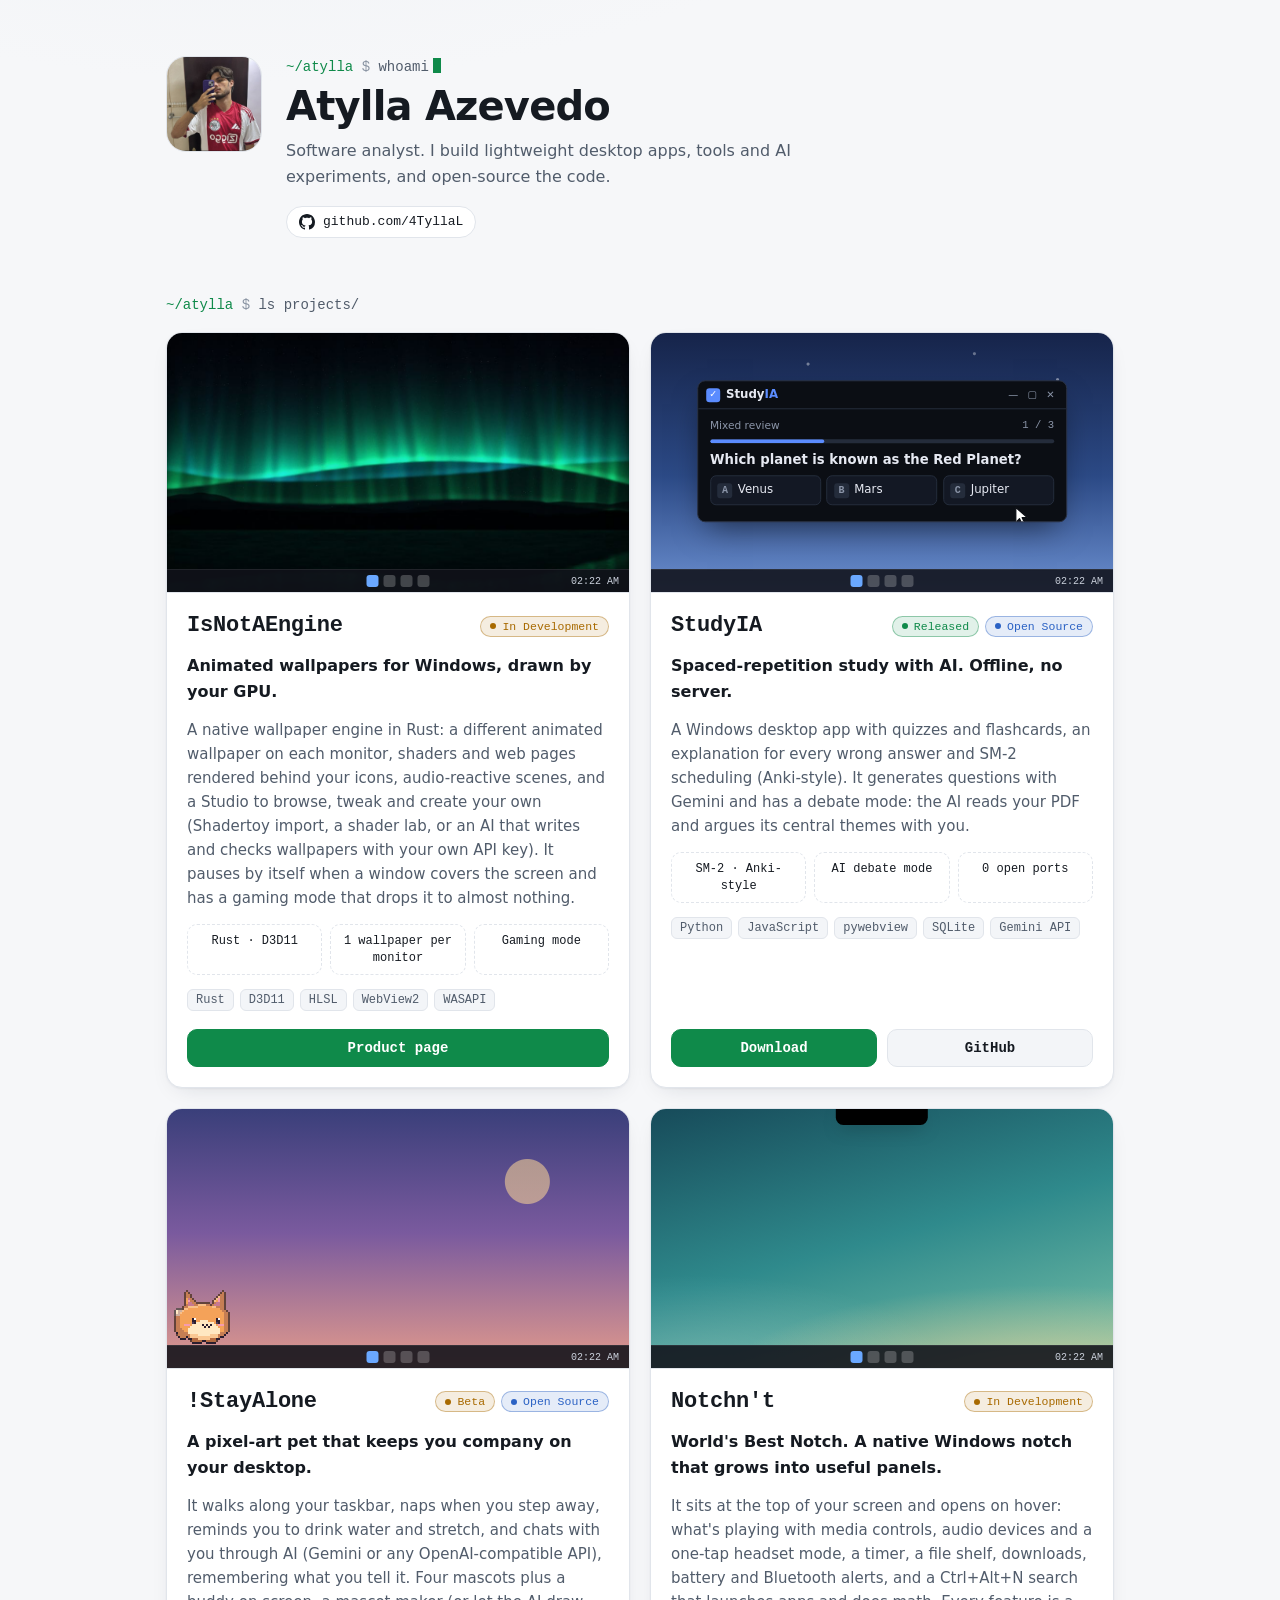
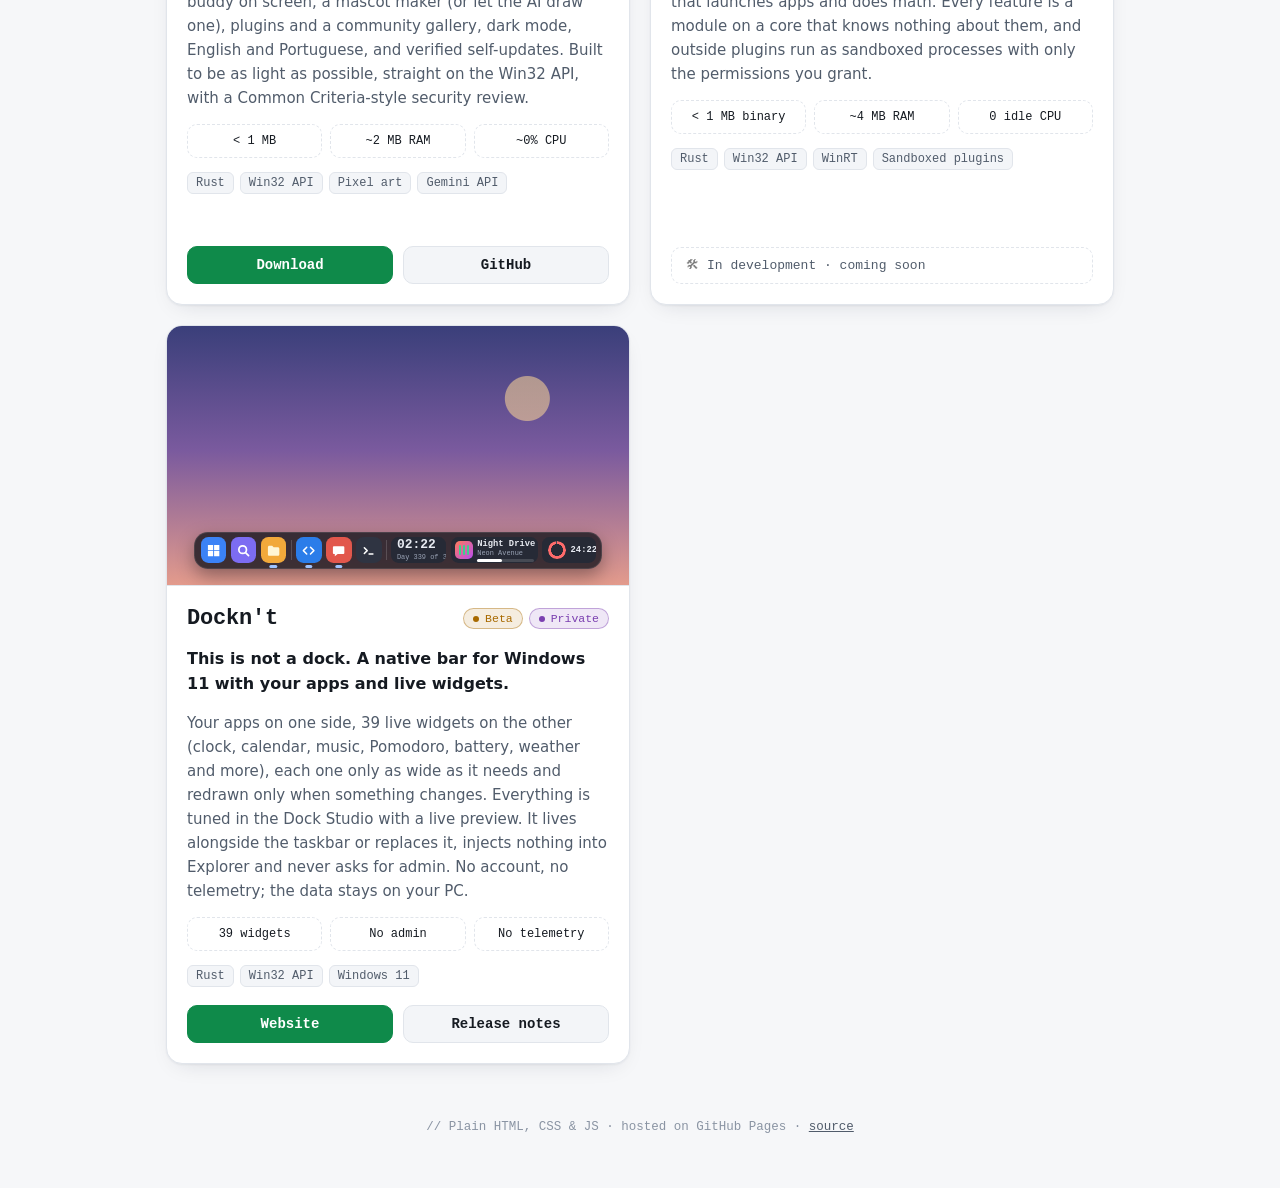
<file: index.html>
<!doctype html>
<html lang="en">
<head>
  <meta charset="utf-8">
  <meta name="viewport" content="width=device-width, initial-scale=1">
  <meta http-equiv="Content-Security-Policy" content="default-src 'none'; script-src 'self'; style-src 'self' https://fonts.googleapis.com; font-src https://fonts.gstatic.com; img-src 'self'; connect-src https://api.github.com; base-uri 'none'; form-action 'none'">
  <meta name="referrer" content="strict-origin-when-cross-origin">
  <title>Atylla · Projects</title>
  <meta name="description" content="Projects by Atylla Azevedo: StudyIA, !StayAlone, Notchn&#39;t, Dockn&#39;t and whatever comes next.">
  <meta name="theme-color" content="#0d1014">
  <meta property="og:title" content="Atylla · Projects">
  <meta property="og:description" content="Things I build: desktop apps, tools and AI experiments.">
  <meta property="og:image" content="https://4tyllal.github.io/assets/avatar.png">
  <link rel="icon" href="assets/favicon.svg" type="image/svg+xml">
  <link rel="preconnect" href="https://fonts.googleapis.com">
  <link rel="preconnect" href="https://fonts.gstatic.com" crossorigin>
  <link href="https://fonts.googleapis.com/css2?family=Inter:wght@400;500;600;700&family=JetBrains+Mono:wght@400;500;700&display=swap" rel="stylesheet">
  <link rel="stylesheet" href="style.css?v=21">
</head>
<body>
  <main class="wrap">
    <header class="hero">
      <img class="avatar" src="assets/avatar.png" alt="" width="96" height="96">
      <div>
        <p class="prompt"><span class="accent">~/atylla</span> <span class="dim">$</span> whoami<span class="caret" aria-hidden="true"></span></p>
        <h1>Atylla Azevedo</h1>
        <p class="bio">Software analyst. I build lightweight desktop apps, tools and AI experiments, and open-source the code.</p>
        <nav class="social" aria-label="Links">
          <a href="https://github.com/4TyllaL" class="chip-link">
            <svg viewBox="0 0 16 16" aria-hidden="true"><path fill="currentColor" d="M8 0C3.58 0 0 3.58 0 8c0 3.54 2.29 6.53 5.47 7.59.4.07.55-.17.55-.38 0-.19-.01-.82-.01-1.49-2.01.37-2.53-.49-2.69-.94-.09-.23-.48-.94-.82-1.13-.28-.15-.68-.52-.01-.53.63-.01 1.08.58 1.23.82.72 1.21 1.87.87 2.33.66.07-.52.28-.87.51-1.07-1.78-.2-3.64-.89-3.64-3.95 0-.87.31-1.59.82-2.15-.08-.2-.36-1.02.08-2.12 0 0 .67-.21 2.2.82.64-.18 1.32-.27 2-.27.68 0 1.36.09 2 .27 1.53-1.04 2.2-.82 2.2-.82.44 1.1.16 1.92.08 2.12.51.56.82 1.27.82 2.15 0 3.07-1.87 3.75-3.65 3.95.29.25.54.73.54 1.48 0 1.07-.01 1.93-.01 2.2 0 .21.15.46.55.38A8.013 8.013 0 0016 8c0-4.42-3.58-8-8-8z"/></svg>
            github.com/4TyllaL
          </a>
        </nav>
      </div>
    </header>

    <section aria-labelledby="projects-title">
      <p class="prompt section-prompt" id="projects-title"><span class="accent">~/atylla</span> <span class="dim">$</span> ls projects/</p>
      <div id="projects" class="grid"></div>
    </section>

    <footer class="foot">
      <p><span class="dim">//</span> Plain HTML, CSS &amp; JS · hosted on GitHub Pages · <a href="https://github.com/4TyllaL/4TyllaL.github.io">source</a></p>
    </footer>
  </main>

  <script src="projects.js?v=21"></script>
  <script src="script.js?v=21"></script>
</body>
</html>
</file>
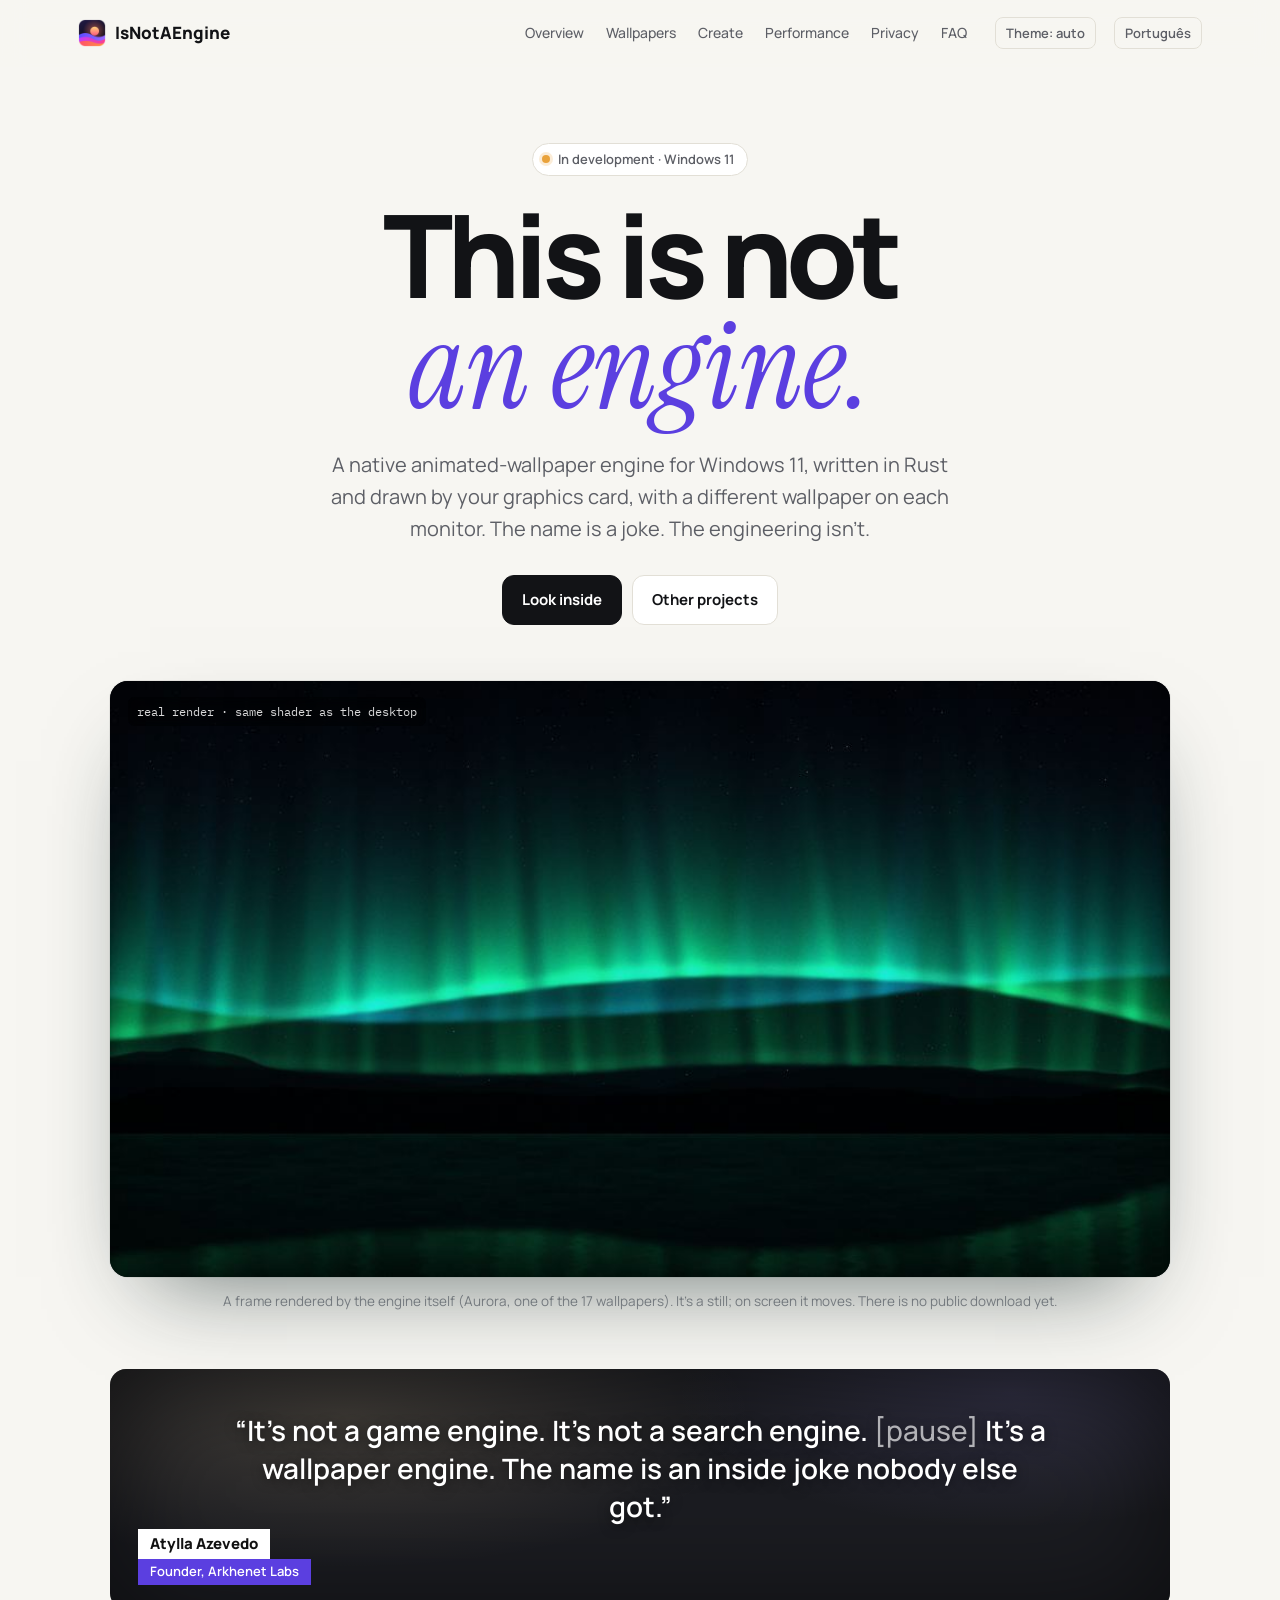
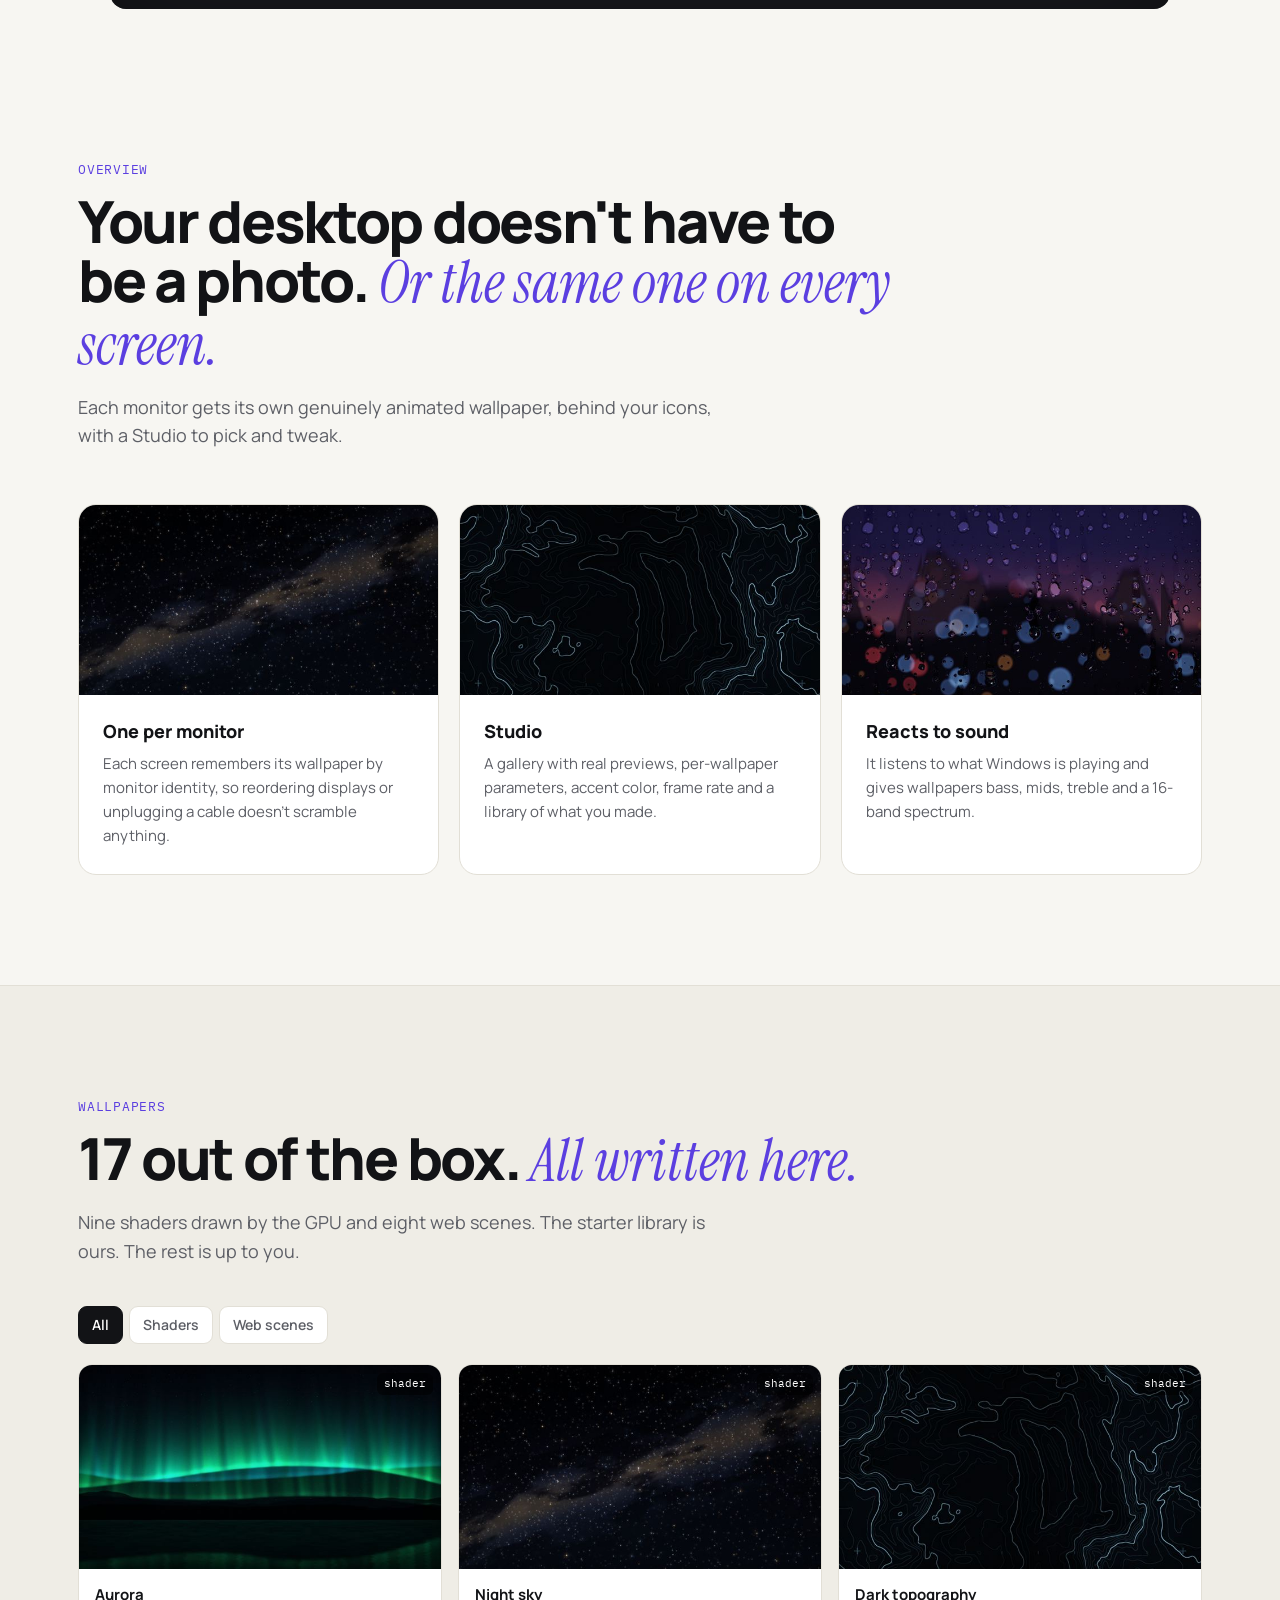
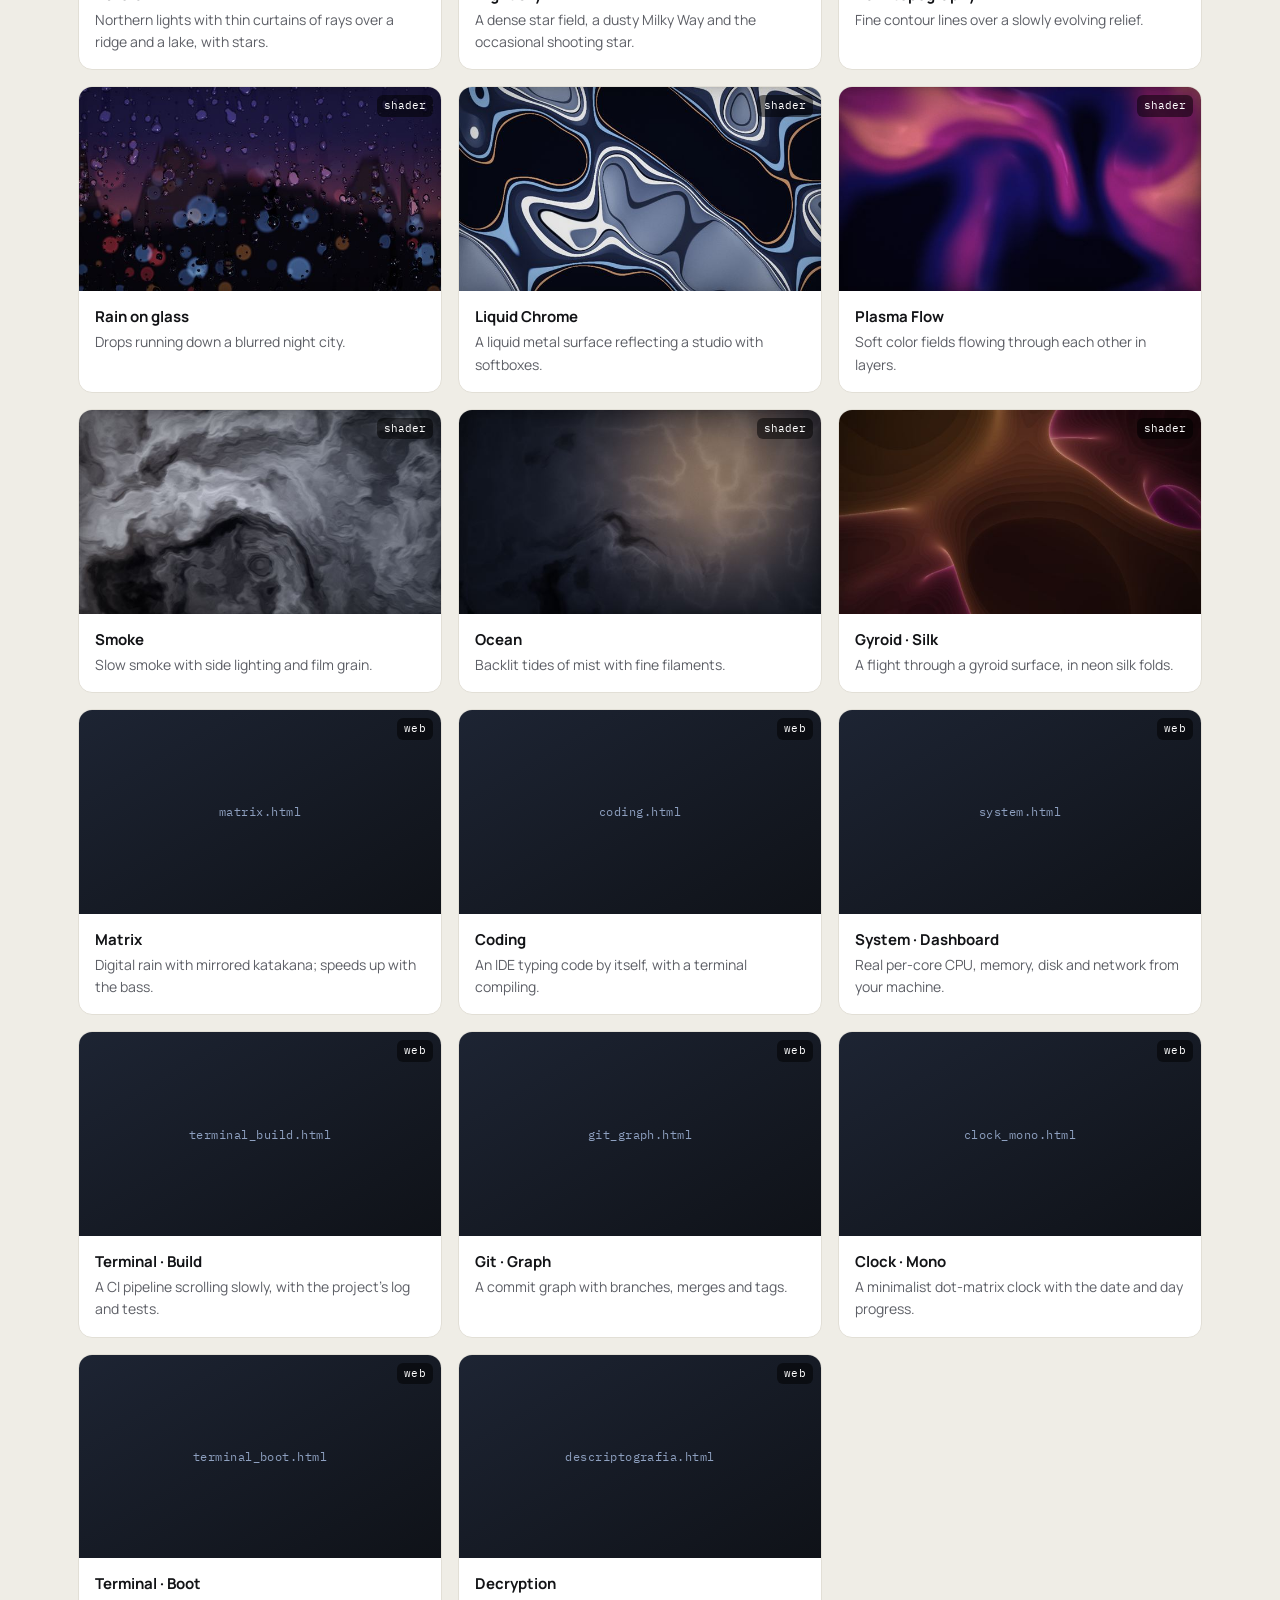
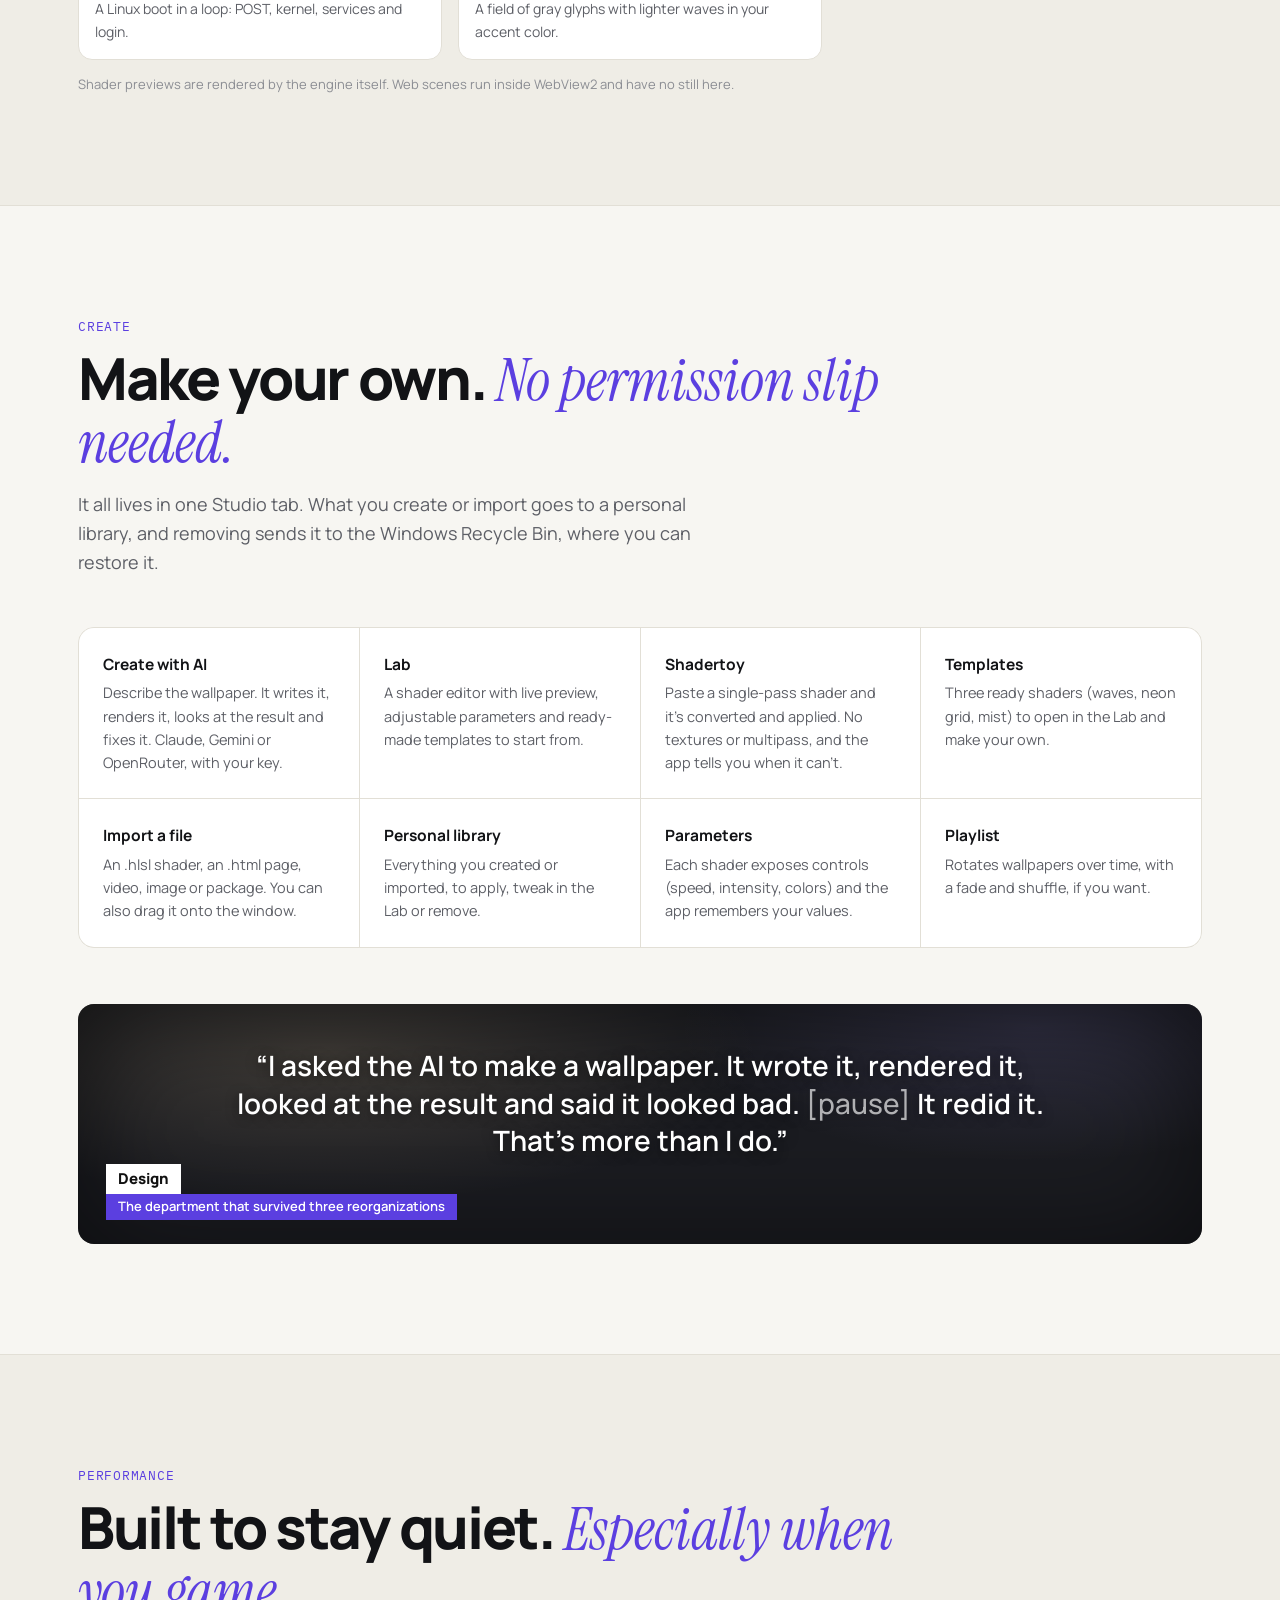
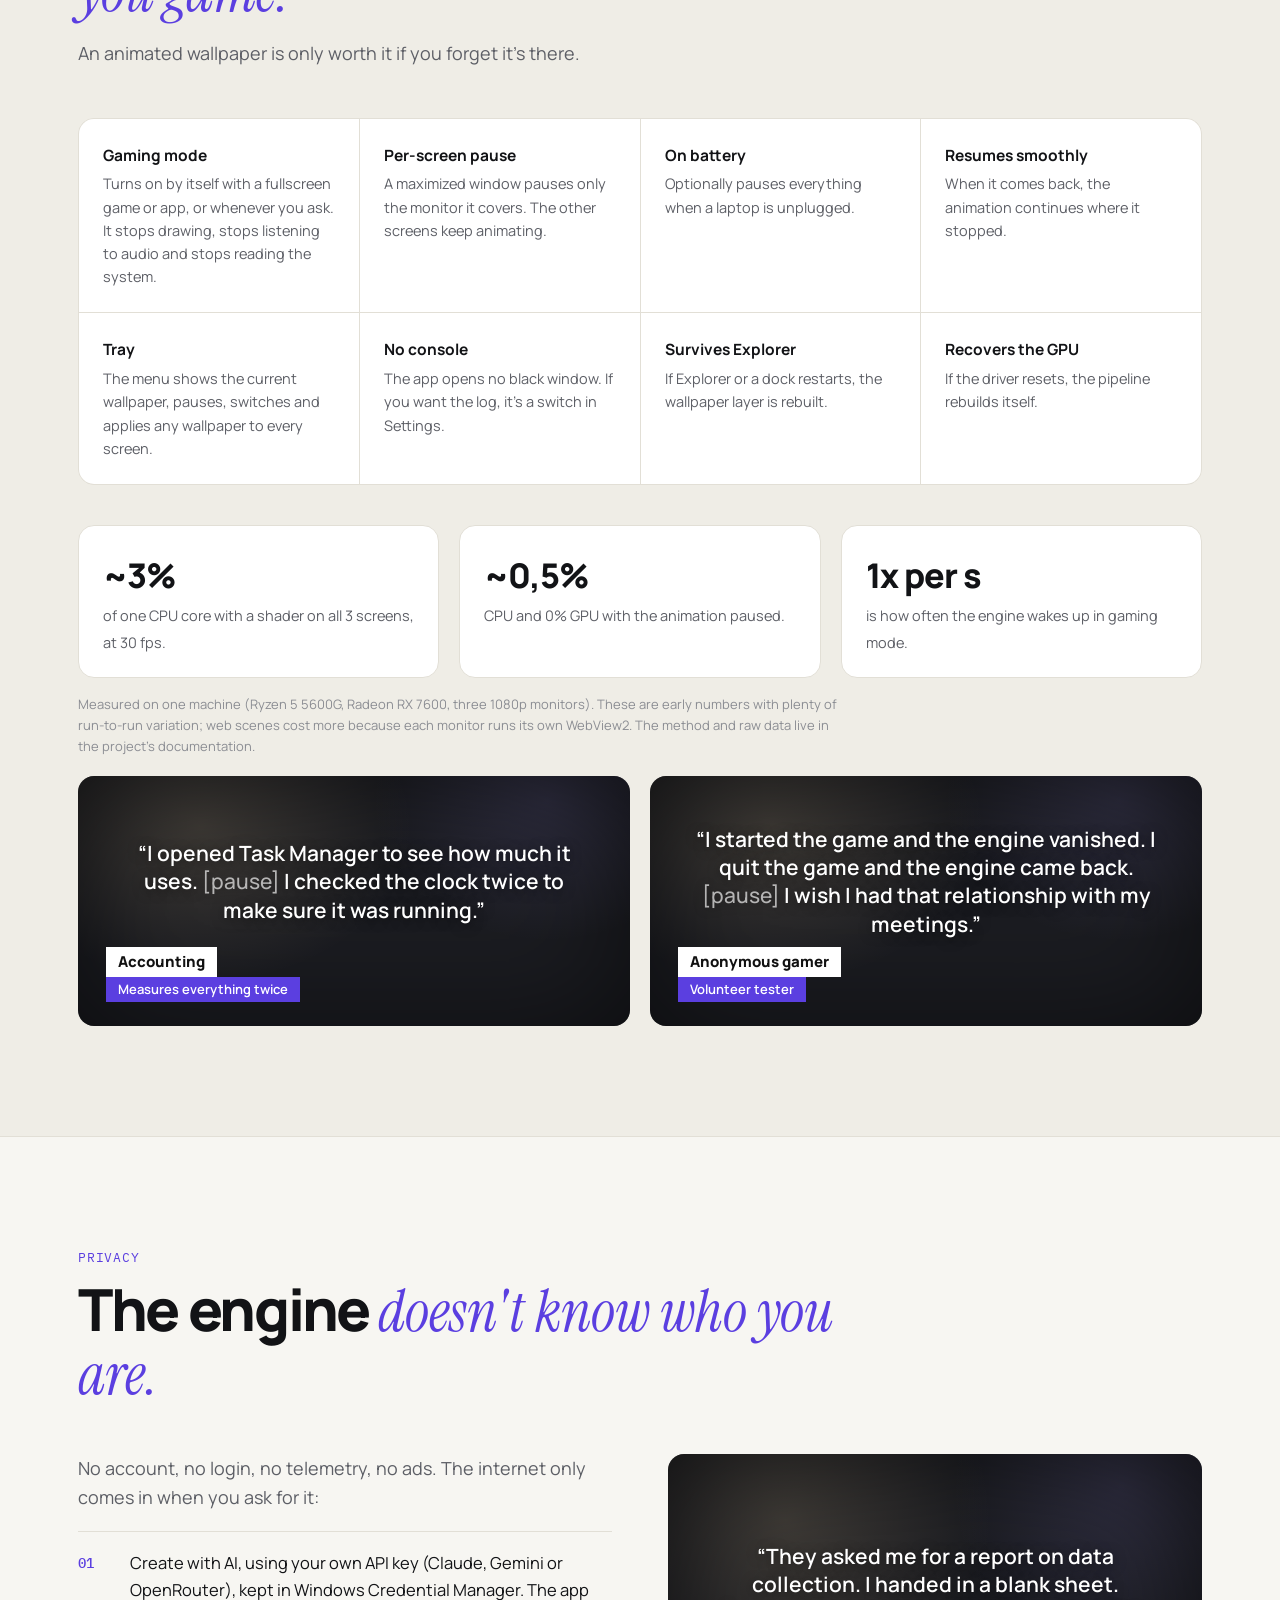
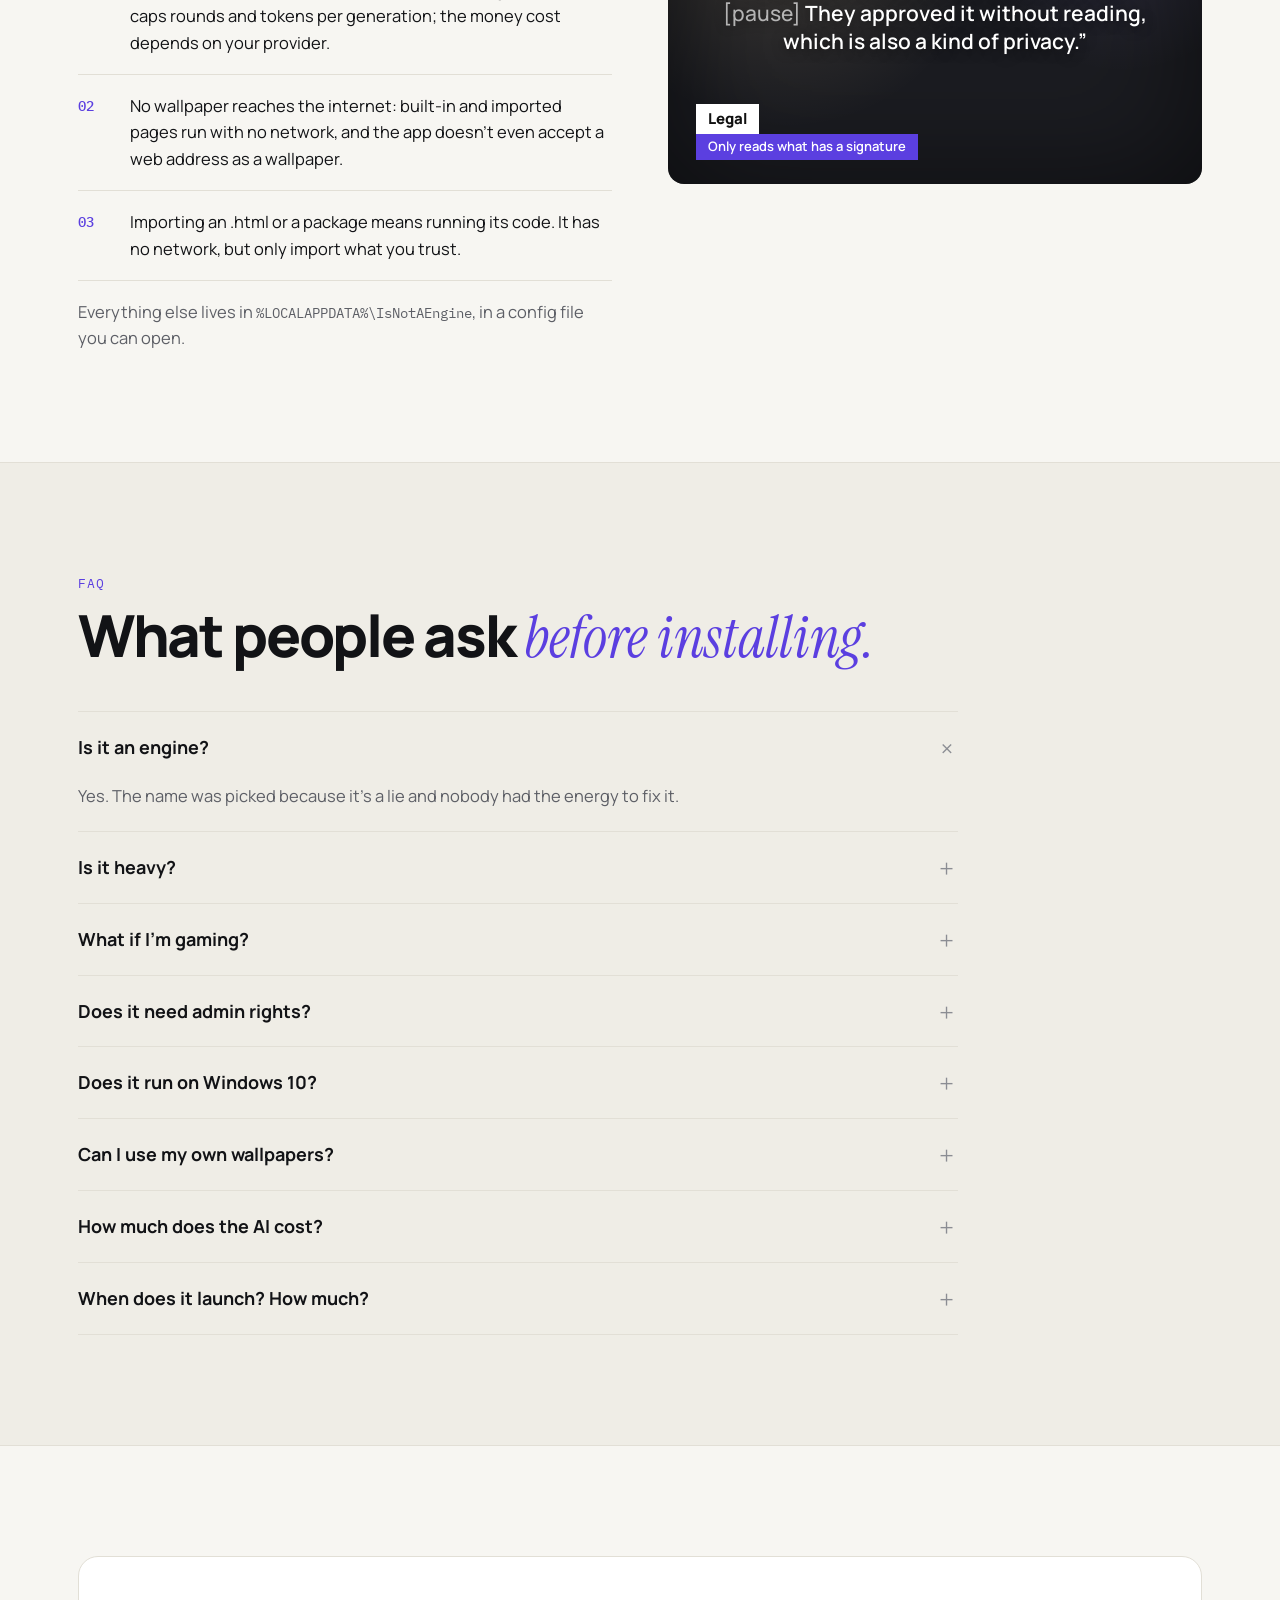
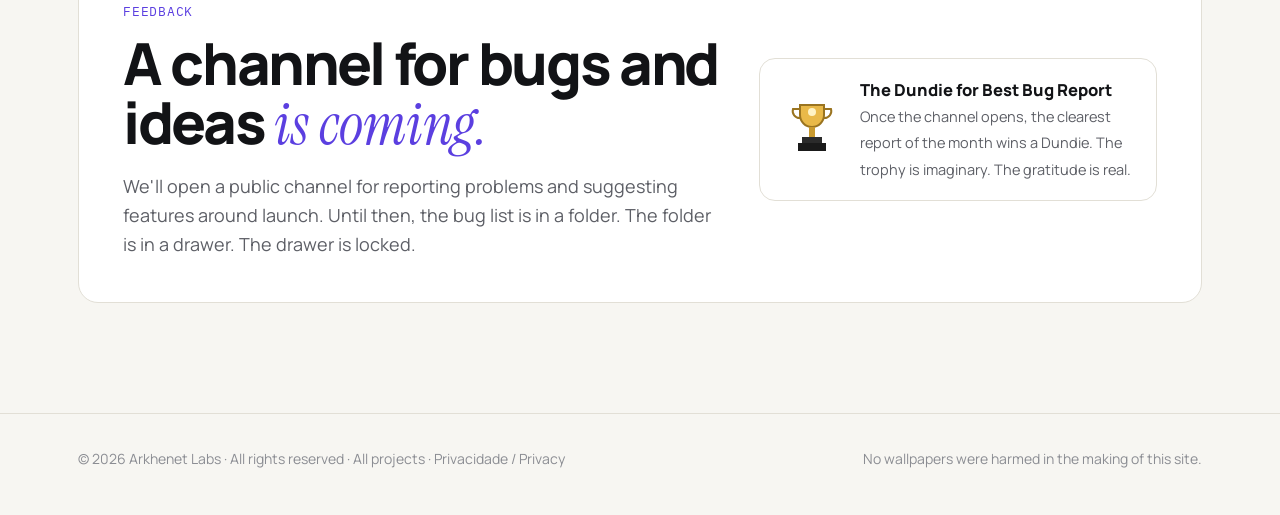
<file: isnotaengine/index.html>
<!doctype html>
<html lang="pt-BR">
<head>
<meta charset="utf-8">
<meta name="viewport" content="width=device-width, initial-scale=1">
<title>IsNotAEngine: isto não é uma engine</title>
<meta name="description" content="IsNotAEngine é um motor nativo de wallpapers animados para Windows 11, feito em Rust: um wallpaper diferente em cada monitor, shaders e páginas web atrás dos ícones, e um modo desempenho para jogar.">
<meta name="theme-color" content="#0f1013">
<meta property="og:title" content="IsNotAEngine">
<meta property="og:description" content="Wallpapers animados para Windows 11, desenhados pela sua placa de vídeo. O nome é piada. A engenharia não.">
<meta property="og:image" content="https://4tyllal.github.io/isnotaengine/shots/hero-aurora.jpg">
<link rel="icon" href="logo.png">
<script>try{var t=localStorage.getItem("inae-theme");if(t==="light"||t==="dark")document.documentElement.dataset.theme=t}catch(e){}</script>
<link rel="preconnect" href="https://fonts.googleapis.com">
<link href="https://fonts.googleapis.com/css2?family=Manrope:wght@400;500;600;700;800&family=Instrument+Serif:ital@1&family=IBM+Plex+Mono:wght@400;500&display=swap" rel="stylesheet">
<style>
:root{color-scheme:light;--navbg:rgba(247,246,242,.86);--onink:#fff;--bg:#f7f6f2;--bg2:#efede6;--card:#fff;--ink:#121316;--mute:#5d5f66;--dim:#8b8d93;--line:#e2dfd6;--blue:#5b3fe0;--blue2:#ece8fd;
--sans:'Manrope',system-ui,sans-serif;--serif:'Instrument Serif',Georgia,serif;--mono:'IBM Plex Mono',ui-monospace,monospace}
:root[data-theme=dark]{color-scheme:dark;--navbg:rgba(15,16,19,.86);--onink:#0f1013;--bg:#0f1013;--bg2:#15161a;--card:#1b1d22;--ink:#f1f1ef;--mute:#a6a8ae;--dim:#7d8087;--line:#2a2d33;--blue:#a79bff;--blue2:rgba(167,155,255,.18)}
@media(prefers-color-scheme:dark){:root:not([data-theme=light]){color-scheme:dark;--navbg:rgba(15,16,19,.86);--onink:#0f1013;--bg:#0f1013;--bg2:#15161a;--card:#1b1d22;--ink:#f1f1ef;--mute:#a6a8ae;--dim:#7d8087;--line:#2a2d33;--blue:#a79bff;--blue2:rgba(167,155,255,.18)}}
*{box-sizing:border-box;margin:0;padding:0}
html{scroll-behavior:smooth;scroll-padding-top:78px}
body{background:var(--bg);color:var(--ink);font-family:var(--sans);font-size:16.5px;line-height:1.6;-webkit-font-smoothing:antialiased;overflow-x:hidden}
a{color:inherit}
img{display:block;max-width:100%;height:auto}
.wrap{max-width:1180px;margin:0 auto;padding:0 28px}
@media(max-width:600px){.wrap{padding:0 16px}}
.skip{position:absolute;left:-999px;top:8px;background:var(--ink);color:var(--onink);padding:8px 12px;border-radius:8px;z-index:99}
.skip:focus{left:8px}
:focus-visible{outline:2px solid var(--blue);outline-offset:2px}
em.it{font-family:var(--serif);font-style:italic;font-weight:400;letter-spacing:0;color:var(--blue)}

/* nav */
.nav{position:sticky;top:0;z-index:50;background:var(--navbg);backdrop-filter:blur(12px);-webkit-backdrop-filter:blur(12px);border-bottom:1px solid transparent;transition:border-color .2s}
.nav.b{border-color:var(--line)}
.nav .wrap{display:flex;align-items:center;gap:18px;height:66px}
.brand{flex:none;white-space:nowrap;display:flex;align-items:center;gap:9px;font-weight:800;font-size:17px;text-decoration:none}
.brand img{width:28px;height:28px;border-radius:7px}
.links{display:flex;gap:2px;margin-left:auto}
.links a{white-space:nowrap;font-size:14px;font-weight:500;color:var(--mute);text-decoration:none;padding:6px 10px;border-radius:7px}
.links a:hover,.links a.on{color:var(--ink)}
.themeBtn,.lang,.menuBtn{white-space:nowrap;font:inherit;font-size:13px;font-weight:600;background:none;border:1px solid var(--line);color:var(--mute);border-radius:8px;padding:5px 10px;cursor:pointer}
.themeBtn:hover,.lang:hover{color:var(--ink)}
.menuBtn{display:none;font-size:14px;color:var(--ink)}
.mob{display:none;border-top:1px solid var(--line);padding:8px 16px 14px;background:var(--bg)}
.mob a{display:block;padding:9px 4px;text-decoration:none;font-weight:500;border-bottom:1px solid var(--line)}
.mob.open{display:block}
@media(max-width:1000px){.links{display:none}.themeBtn{margin-left:auto}.menuBtn{display:block}}
@media(max-width:520px){.nav .wrap{gap:10px}.themeBtn{display:none}.lang{margin-left:auto}}

/* hero */
.hero{padding:76px 0 40px;text-align:center}
.pill{display:inline-flex;align-items:center;gap:8px;font-size:13px;font-weight:600;color:var(--mute);background:var(--card);border:1px solid var(--line);border-radius:999px;padding:5px 13px 5px 9px}
.pill i{width:8px;height:8px;border-radius:50%;background:#e9a23b;box-shadow:0 0 0 3px rgba(233,162,59,.2)}
h1{font-size:clamp(50px,9vw,118px);line-height:.95;letter-spacing:-.05em;font-weight:800;margin:24px 0 0}
h1 em.it{font-size:1.06em}
.lede{font-size:clamp(17px,2vw,20px);color:var(--mute);max-width:620px;margin:24px auto 0}
.ctas{display:flex;gap:10px;justify-content:center;flex-wrap:wrap;margin-top:30px}
.btn{display:inline-flex;align-items:center;gap:8px;font:inherit;font-size:15px;font-weight:700;text-decoration:none;padding:12px 19px;border-radius:12px;border:1px solid var(--line);background:var(--card);color:var(--ink);cursor:pointer;transition:transform .15s,box-shadow .15s}
.btn:hover{transform:translateY(-1px);box-shadow:0 8px 20px -10px rgba(0,0,0,.3)}
.btn.dark{background:var(--ink);color:var(--onink);border-color:var(--ink)}

/* real render */
.capture{position:relative;margin:56px auto 0;max-width:1060px;border-radius:18px;overflow:hidden;aspect-ratio:16/9;background:#0b0e14;box-shadow:0 40px 90px -40px rgba(20,40,40,.65),0 0 0 1px rgba(0,0,0,.06)}
.capture img{width:100%;height:100%;object-fit:cover}
.capture .tag{position:absolute;left:18px;top:16px;z-index:1;font-family:var(--mono);font-size:12px;color:rgba(255,255,255,.85);background:rgba(0,0,0,.4);backdrop-filter:blur(6px);border-radius:7px;padding:5px 9px}
.capnote{font-size:13.5px;color:var(--dim);margin-top:14px}

/* talking head (documentary interview frame) */
.th{position:relative;border-radius:16px;overflow:hidden;background:#1b1c21;min-height:240px;display:flex;align-items:center;justify-content:center;padding:36px 8% 76px;color:#fff;margin-top:56px;isolation:isolate}
.th::before{content:"";position:absolute;inset:0;z-index:-1;background:radial-gradient(55% 90% at 22% 20%,rgba(255,225,170,.16),transparent 70%),radial-gradient(45% 80% at 85% 10%,rgba(167,155,255,.14),transparent 70%)}
.th::after{content:"";position:absolute;inset:0;z-index:-1;box-shadow:inset 0 0 120px rgba(0,0,0,.55)}
.th q{font-size:clamp(19px,2.4vw,28px);font-weight:600;line-height:1.35;text-align:center;max-width:820px;text-shadow:0 2px 12px rgba(0,0,0,.5)}
.th q::before,.th q::after{content:none}
.th q i{font-style:normal;opacity:.65;font-weight:500}
.chyron{position:absolute;left:28px;bottom:24px;display:flex;flex-direction:column;align-items:flex-start;text-align:left;line-height:1.2}
.chyron b{background:#fff;color:#111;font-weight:800;font-size:15px;padding:6px 12px}
.chyron span{background:#5b3fe0;color:#fff;font-size:13px;font-weight:600;padding:5px 12px}
.hero .th{max-width:1060px;margin-left:auto;margin-right:auto}
.th.sm{min-height:250px;margin-top:0}
.th.sm q{font-size:clamp(17px,1.8vw,21px)}
@media(max-width:700px){.th{min-height:260px;padding:30px 20px 92px}.chyron{left:16px;bottom:18px}}

/* sections */
section{padding:110px 0}
section.alt{background:var(--bg2);border-block:1px solid var(--line)}
.eyebrow{font-family:var(--mono);font-size:12.5px;letter-spacing:.06em;text-transform:uppercase;color:var(--blue)}
h2{font-size:clamp(34px,4.8vw,58px);line-height:1.02;letter-spacing:-.04em;font-weight:800;margin-top:12px;max-width:820px}
.sub{font-size:18px;color:var(--mute);max-width:640px;margin-top:18px}

/* overview */
.over3{display:grid;grid-template-columns:repeat(3,1fr);gap:20px;margin-top:54px}
@media(max-width:900px){.over3{grid-template-columns:1fr}}
.oc{background:var(--card);border:1px solid var(--line);border-radius:18px;overflow:hidden;display:flex;flex-direction:column}
.oc .pic{height:190px;overflow:hidden;background:#111}
.oc .pic img{width:100%;height:100%;object-fit:cover}
.oc .txt{padding:22px 24px 26px}
.oc h3{font-size:18px;font-weight:800}
.oc p{color:var(--mute);font-size:15px;margin-top:6px}

/* gallery */
.pick{display:flex;gap:6px;flex-wrap:wrap;margin-top:14px}
.pick button{font:inherit;font-size:14px;font-weight:600;background:var(--card);border:1px solid var(--line);color:var(--mute);border-radius:9px;padding:7px 13px;cursor:pointer}
.pick button.on{background:var(--ink);color:var(--onink);border-color:var(--ink)}
.cats{margin-top:40px}
.wgrid{display:grid;grid-template-columns:repeat(3,1fr);gap:16px;margin-top:20px}
@media(max-width:900px){.wgrid{grid-template-columns:1fr 1fr}}
@media(max-width:560px){.wgrid{grid-template-columns:1fr}}
.wi{background:var(--card);border:1px solid var(--line);border-radius:14px;overflow:hidden;display:flex;flex-direction:column}
.wi .th2{aspect-ratio:16/9;background:#111;position:relative}
.wi .th2 img{width:100%;height:100%;object-fit:cover}
.wi .th2.web{background:linear-gradient(150deg,#1d2433,#0f1218);display:flex;align-items:center;justify-content:center;font-family:var(--mono);font-size:12px;color:#8ea0c0;letter-spacing:.04em}
.wi .kind{position:absolute;right:8px;top:8px;font-family:var(--mono);font-size:11px;color:#fff;background:rgba(0,0,0,.5);border-radius:6px;padding:2px 7px}
.wi .b{padding:14px 16px 16px}
.wi h4{font-size:15px;font-weight:700}
.wi p{font-size:14px;color:var(--mute);margin-top:2px}
.gnote{font-size:13px;color:var(--dim);margin-top:14px}

/* feature grid */
.grid4{display:grid;grid-template-columns:repeat(4,1fr);gap:1px;background:var(--line);border:1px solid var(--line);border-radius:16px;overflow:hidden;margin-top:50px}
@media(max-width:900px){.grid4{grid-template-columns:1fr 1fr}}
@media(max-width:520px){.grid4{grid-template-columns:1fr}}
.grid4 div{background:var(--card);padding:24px}
.grid4 h4{font-size:15.5px;font-weight:700}
.grid4 p{font-size:14.5px;color:var(--mute);margin-top:5px}
.pair{display:grid;grid-template-columns:1fr 1fr;gap:20px;margin-top:20px}
@media(max-width:900px){.pair{grid-template-columns:1fr}}
.stats{display:grid;grid-template-columns:repeat(3,1fr);gap:20px;margin-top:40px}
@media(max-width:760px){.stats{grid-template-columns:1fr}}
.stat{background:var(--card);border:1px solid var(--line);border-radius:16px;padding:22px 24px}
.stat b{display:block;font-size:34px;font-weight:800;letter-spacing:-.03em}
.stat span{color:var(--mute);font-size:14.5px}
.small{font-size:13px;color:var(--dim);margin-top:16px;max-width:760px}
code{font-family:var(--mono);font-size:.86em}

/* privacy */
.priv{display:grid;grid-template-columns:1fr 1fr;gap:56px;margin-top:50px;align-items:start}
@media(max-width:900px){.priv{grid-template-columns:1fr;gap:30px}}
.nums div{display:grid;grid-template-columns:52px 1fr;padding:18px 0;border-top:1px solid var(--line)}
.nums div:last-child{border-bottom:1px solid var(--line)}
.nums b{font-family:var(--mono);font-weight:500;color:var(--blue);font-size:14px;padding-top:2px}

/* faq */
.faq{margin-top:44px;border-top:1px solid var(--line);max-width:880px}
.faq details{border-bottom:1px solid var(--line)}
.faq summary{list-style:none;cursor:pointer;padding:21px 40px 21px 0;font-size:18px;font-weight:700;position:relative}
.faq summary::-webkit-details-marker{display:none}
.faq summary::after{content:"+";position:absolute;right:4px;top:16px;font-size:26px;font-weight:300;color:var(--dim);transition:transform .2s}
.faq details[open] summary::after{transform:rotate(45deg)}
.faq details p{color:var(--mute);padding:0 40px 22px 0;max-width:740px}

/* soon */
.dundie{margin-top:28px;display:grid;grid-template-columns:64px 1fr;gap:16px;align-items:center;background:var(--card);border:1px solid var(--line);border-radius:16px;padding:18px 20px}
.dundie svg{width:64px;height:64px}
.dundie b{display:block;font-weight:800}
.dundie span{font-size:14.5px;color:var(--mute)}
.soon{display:grid;grid-template-columns:1.2fr .8fr;gap:40px;align-items:center;background:var(--card);border:1px solid var(--line);border-radius:20px;padding:44px}
.soon .dundie{margin-top:0}
@media(max-width:860px){.soon{grid-template-columns:1fr;padding:28px}}

footer{border-top:1px solid var(--line);padding:34px 0 44px;font-size:14px;color:var(--dim)}
footer .wrap{display:flex;justify-content:space-between;gap:16px;flex-wrap:wrap}
footer a{text-decoration:none}
.rv{opacity:0;transform:translateY(16px);transition:opacity .7s ease,transform .7s cubic-bezier(.2,.8,.2,1)}
.rv.in{opacity:1;transform:none}
@media(prefers-reduced-motion:reduce){*{animation:none!important;transition:none!important}.rv{opacity:1;transform:none}}
</style>
</head>
<body>
<a class="skip" href="#main" data-i18n="skip">Pular para o conteúdo</a>

<header class="nav" id="nav">
  <div class="wrap">
    <a class="brand" href="#top"><img src="logo.png" width="28" height="28" alt="">IsNotAEngine</a>
    <nav class="links" aria-label="Seções">
      <a href="#produto" data-i18n="n1">Visão geral</a>
      <a href="#wallpapers" data-i18n="n2">Wallpapers</a>
      <a href="#criar" data-i18n="n3">Criar</a>
      <a href="#quieta" data-i18n="n4">Desempenho</a>
      <a href="#privacidade" data-i18n="n5">Privacidade</a>
      <a href="#duvidas" data-i18n="n6">Dúvidas</a>
    </nav>
    <button class="themeBtn" id="themeBtn" type="button"></button>
    <button class="lang" id="lang" type="button">English</button>
    <button class="menuBtn" id="menuBtn" type="button" aria-expanded="false">Menu</button>
  </div>
  <nav class="mob" id="mob" aria-label="Menu">
    <a href="../" data-i18n="back">Todos os projetos</a><a href="#produto" data-i18n="n1">Visão geral</a><a href="#wallpapers" data-i18n="n2">Wallpapers</a><a href="#criar" data-i18n="n3">Criar</a><a href="#quieta" data-i18n="n4">Desempenho</a><a href="#privacidade" data-i18n="n5">Privacidade</a><a href="#duvidas" data-i18n="n6">Dúvidas</a>
  </nav>
</header>

<main id="main">
<div class="wrap hero" id="top">
  <span class="pill rv"><i></i><span data-i18n="pill">Em desenvolvimento · Windows 11</span></span>
  <h1 class="rv" data-i18n="h1">Isto não é<br><em class="it">uma engine.</em></h1>
  <p class="lede rv" data-i18n="lede">É um motor nativo de wallpapers animados para o Windows 11, feito em Rust e desenhado pela sua placa de vídeo, com um wallpaper diferente em cada monitor. O nome é piada. A engenharia não.</p>
  <div class="ctas rv"><a class="btn dark" href="#produto" data-i18n="cta1">Ver por dentro</a><a class="btn" href="../" data-i18n="cta2">Outros projetos</a></div>
  <figure class="capture rv"><span class="tag" data-i18n="tag">render real · mesmo shader do desktop</span><img src="shots/hero-aurora.jpg" width="960" height="540" alt="Aurora boreal verde sobre uma serra escura e um lago"></figure>
  <figcaption class="capnote" data-i18n="capnote">Quadro renderizado pelo próprio motor (Aurora, um dos 17 wallpapers). É uma foto; na tela ela se mexe. Ainda não há download público.</figcaption>
  <div class="th rv"><q data-i18n="q1">“Não é uma engine de jogo. Não é uma engine de busca. <i>[pausa]</i> É uma engine de wallpaper. O nome é uma piada interna que ninguém mais entendeu.”</q><div class="chyron"><b>Atylla Azevedo</b><span data-i18n="q1r">Fundador, Arkhenet Labs</span></div></div>
</div>

<section id="produto"><div class="wrap">
  <div class="eyebrow rv" data-i18n="e1">Visão geral</div>
  <h2 class="rv" data-i18n="h2a">Seu desktop não precisa ser uma foto. <em class="it">Nem a mesma em todas as telas.</em></h2>
  <p class="sub rv" data-i18n="s2a">Cada monitor ganha o seu wallpaper, animado de verdade, atrás dos ícones, com um Studio para escolher e ajustar.</p>
  <div class="over3">
    <article class="oc rv"><div class="pic"><img src="shots/wp-night_sky.jpg" width="640" height="360" alt="" loading="lazy"></div><div class="txt"><h3 data-i18n="o1h">Um por monitor</h3><p data-i18n="o1p">Cada tela guarda o seu wallpaper pela identidade do monitor, então trocar a ordem ou desconectar um cabo não embaralha nada.</p></div></article>
    <article class="oc rv"><div class="pic"><img src="shots/wp-topo_dark.jpg" width="640" height="360" alt="" loading="lazy"></div><div class="txt"><h3 data-i18n="o2h">Studio</h3><p data-i18n="o2p">Galeria com prévias reais, ajuste dos parâmetros de cada wallpaper, cor de destaque, taxa de quadros e uma biblioteca do que você criou.</p></div></article>
    <article class="oc rv"><div class="pic"><img src="shots/wp-rain_glass.jpg" width="640" height="360" alt="" loading="lazy"></div><div class="txt"><h3 data-i18n="o3h">Reage ao som</h3><p data-i18n="o3p">Escuta o que o Windows está tocando e entrega graves, médios, agudos e um espectro de 16 bandas aos wallpapers.</p></div></article>
  </div>
</div></section>

<section class="alt" id="wallpapers"><div class="wrap">
  <div class="eyebrow rv">Wallpapers</div>
  <h2 class="rv" data-i18n="h2b">17 de fábrica. <em class="it">Todos escritos aqui.</em></h2>
  <p class="sub rv" data-i18n="s2b">Nove shaders desenhados pela GPU e oito cenas web. A biblioteca inicial é nossa. O resto quem põe é você.</p>
  <div class="cats" id="cats"></div>
  <div class="wgrid" id="wgrid"></div>
  <p class="gnote" data-i18n="gnote">Prévias dos shaders renderizadas pelo próprio motor. As cenas web rodam dentro do WebView2 e não têm foto aqui.</p>
</div></section>

<section id="criar"><div class="wrap">
  <div class="eyebrow rv" data-i18n="n3">Criar</div>
  <h2 class="rv" data-i18n="h2c">Faça o seu. <em class="it">Sem pedir licença à Microsoft.</em></h2>
  <p class="sub rv" data-i18n="s2c">Tudo fica numa aba só do Studio. O que você cria ou importa vai para uma biblioteca pessoal, e remover manda para a Lixeira do Windows, onde dá para restaurar.</p>
  <div class="grid4 rv" id="gcreate"></div>
  <div class="th rv"><q data-i18n="q2">“Pedi para a IA fazer um wallpaper. Ela escreveu, renderizou, olhou o resultado e disse que ficou ruim. <i>[pausa]</i> Refez. É mais do que eu faço.”</q><div class="chyron"><b data-i18n="q2n">Design</b><span data-i18n="q2r">Departamento que sobreviveu a três reorganizações</span></div></div>
</div></section>

<section class="alt" id="quieta"><div class="wrap">
  <div class="eyebrow rv" data-i18n="n4">Desempenho</div>
  <h2 class="rv" data-i18n="h2d">Feita pra ficar quieta. <em class="it">Principalmente quando você joga.</em></h2>
  <p class="sub rv" data-i18n="s2d">Um wallpaper animado só vale a pena se você esquecer que ele está lá.</p>
  <div class="grid4 rv" id="grid4"></div>
  <div class="stats rv">
    <div class="stat"><b>~3%</b><span data-i18n="st1">de um núcleo de CPU com um shader nas 3 telas, a 30 fps.</span></div>
    <div class="stat"><b>~0,5%</b><span data-i18n="st2">de CPU e 0% de GPU com a animação pausada.</span></div>
    <div class="stat"><b data-i18n="st3b">1x por s</b><span data-i18n="st3">é quanto o motor acorda no modo desempenho.</span></div>
  </div>
  <p class="small" data-i18n="statnote">Medido em uma máquina (Ryzen 5 5600G, Radeon RX 7600, 3 monitores 1080p). São números iniciais, com bastante variação entre rodadas; cenas web custam mais porque cada monitor roda o seu WebView2. Método e dados brutos ficam na documentação do projeto.</p>
  <div class="pair">
    <div class="th sm rv"><q data-i18n="q3">“Abri o Gerenciador de Tarefas pra ver quanto ele consome. <i>[pausa]</i> Olhei o relógio duas vezes pra ter certeza de que estava rodando.”</q><div class="chyron"><b data-i18n="q3n">Contabilidade</b><span data-i18n="q3r">Mede tudo duas vezes</span></div></div>
    <div class="th sm rv"><q data-i18n="q4">“Entrei no jogo e a engine sumiu. Saí do jogo e a engine voltou. <i>[pausa]</i> Eu queria ter essa relação com as minhas reuniões.”</q><div class="chyron"><b data-i18n="q4n">Gamer anônimo</b><span data-i18n="q4r">Testador voluntário</span></div></div>
  </div>
</div></section>

<section id="privacidade"><div class="wrap">
  <div class="eyebrow rv" data-i18n="n5">Privacidade</div>
  <h2 class="rv" data-i18n="h2e">A engine <em class="it">não sabe quem você é.</em></h2>
  <div class="priv">
    <div class="rv">
      <p class="sub" style="margin:0 0 20px" data-i18n="s2e">Sem conta, sem login, sem telemetria e sem anúncio. A internet só entra quando você pede:</p>
      <div class="nums">
        <div><b>01</b><p data-i18n="pv1">O Criar com IA, com a sua própria chave de API (Claude, Gemini ou OpenRouter), guardada no Gerenciador de Credenciais do Windows. O app limita rodadas e tokens por geração; o custo em dinheiro depende do seu provedor.</p></div>
        <div><b>02</b><p data-i18n="pv2">Nenhum wallpaper acessa a internet: as páginas de fábrica e as importadas rodam sem rede, e o app nem aceita um endereço da internet como wallpaper.</p></div>
        <div><b>03</b><p data-i18n="pv3">Importar um .html ou um pacote é rodar o código dele. Ele não tem rede, mas importe só o que você confia.</p></div>
      </div>
      <p style="margin-top:18px;color:var(--mute)" data-i18n="pvEnd">O resto fica em <code>%LOCALAPPDATA%\IsNotAEngine</code>, num arquivo de configuração que você pode abrir.</p>
    </div>
    <div class="th sm rv" style="min-height:330px"><q data-i18n="q5">“Me pediram um relatório sobre a coleta de dados. Entreguei uma folha em branco. <i>[pausa]</i> Aprovaram sem ler, o que também é um tipo de privacidade.”</q><div class="chyron"><b data-i18n="q5n">Jurídico</b><span data-i18n="q5r">Só lê o que tem assinatura</span></div></div>
  </div>
</div></section>

<section class="alt" id="duvidas"><div class="wrap">
  <div class="eyebrow rv" data-i18n="n6">Dúvidas</div>
  <h2 class="rv" data-i18n="h2f">O que perguntam <em class="it">antes de instalar.</em></h2>
  <div class="faq rv" id="faq"></div>
</div></section>

<section id="feedback"><div class="wrap">
  <div class="soon rv">
    <div>
      <div class="eyebrow" data-f="eyebrow"></div>
      <h2 data-f="h2"></h2>
      <p class="sub" data-f="sub"></p>
    </div>
    <div class="dundie"><svg viewBox="0 0 64 64" aria-hidden="true"><path d="M20 8h24v10a12 12 0 0 1-24 0z" fill="#e9b949" stroke="#9a7420" stroke-width="2"/><path d="M20 12h-7a7 7 0 0 0 7 9M44 12h7a7 7 0 0 1-7 9" fill="none" stroke="#9a7420" stroke-width="2"/><path d="M29 30h6v10h-6z" fill="#c99a2e"/><path d="M22 40h20v6H22z" fill="#2b2b2b"/><path d="M18 46h28v8H18z" fill="#1a1a1a"/><circle cx="32" cy="15" r="4" fill="#fff3c4"/></svg><div><b data-f="dH"></b><span data-f="dP"></span></div></div>
  </div>
</div></section>
</main>

<footer><div class="wrap"><span>© 2026 Arkhenet Labs · <span data-i18n="rights">Todos os direitos reservados</span> · <a href="../" data-i18n="back">Todos os projetos</a> · <a href="privacy/">Privacidade / Privacy</a></span><span data-i18n="foot">Nenhum wallpaper foi ferido na produção deste site.</span></div></footer>

<script>
const T={
pt:{
skip:"Pular para o conteúdo",back:"Todos os projetos",n1:"Visão geral",n2:"Wallpapers",n3:"Criar",n4:"Desempenho",n5:"Privacidade",n6:"Dúvidas",
pill:"Em desenvolvimento · Windows 11",
h1:"Isto não é<br><em class='it'>uma engine.</em>",
lede:"É um motor nativo de wallpapers animados para o Windows 11, feito em Rust e desenhado pela sua placa de vídeo, com um wallpaper diferente em cada monitor. O nome é piada. A engenharia não.",
cta1:"Ver por dentro",cta2:"Outros projetos",tag:"render real · mesmo shader do desktop",
capnote:"Quadro renderizado pelo próprio motor (Aurora, um dos 17 wallpapers). É uma foto; na tela ela se mexe. Ainda não há download público.",
q1:"“Não é uma engine de jogo. Não é uma engine de busca. <i>[pausa]</i> É uma engine de wallpaper. O nome é uma piada interna que ninguém mais entendeu.”",q1r:"Fundador, Arkhenet Labs",
e1:"Visão geral",h2a:"Seu desktop não precisa ser uma foto. <em class='it'>Nem a mesma em todas as telas.</em>",
s2a:"Cada monitor ganha o seu wallpaper, animado de verdade, atrás dos ícones, com um Studio para escolher e ajustar.",
o1h:"Um por monitor",o1p:"Cada tela guarda o seu wallpaper pela identidade do monitor, então trocar a ordem ou desconectar um cabo não embaralha nada.",
o2h:"Studio",o2p:"Galeria com prévias reais, ajuste dos parâmetros de cada wallpaper, cor de destaque, taxa de quadros e uma biblioteca do que você criou.",
o3h:"Reage ao som",o3p:"Escuta o que o Windows está tocando e entrega graves, médios, agudos e um espectro de 16 bandas aos wallpapers.",
h2b:"17 de fábrica. <em class='it'>Todos escritos aqui.</em>",
s2b:"Nove shaders desenhados pela GPU e oito cenas web. A biblioteca inicial é nossa. O resto quem põe é você.",
cats:["Todos","Shaders","Cenas web"],gnote:"Prévias dos shaders renderizadas pelo próprio motor. As cenas web rodam dentro do WebView2 e não têm foto aqui.",kShader:"shader",kWeb:"web",
h2c:"Faça o seu. <em class='it'>Sem pedir licença à Microsoft.</em>",
s2c:"Tudo fica numa aba só do Studio. O que você cria ou importa vai para uma biblioteca pessoal, e remover manda para a Lixeira do Windows, onde dá para restaurar.",
gc:[["Criar com IA","Descreva o wallpaper. Ela escreve, renderiza, olha o resultado e corrige. Claude, Gemini ou OpenRouter, com a sua chave."],["Lab","Editor de shader com prévia ao vivo, parâmetros ajustáveis e modelos prontos para começar."],["Shadertoy","Cole um shader de passe único e ele é convertido e aplicado. Sem texturas nem multipasso, e o app avisa quando não dá."],["Modelos","Três shaders prontos (ondas, grade neon, névoa) para abrir no Lab e transformar no seu."],["Importar arquivo","Shader .hlsl, página .html, vídeo, imagem ou pacote. Também dá para arrastar para a janela."],["Biblioteca pessoal","Tudo o que você criou ou importou, para aplicar, ajustar no Lab ou remover."],["Parâmetros","Cada shader expõe controles (velocidade, intensidade, cores) e o app lembra os seus valores."],["Playlist","Troca de wallpaper de tempos em tempos, com fade e ordem aleatória, se você quiser."]],
q2:"“Pedi para a IA fazer um wallpaper. Ela escreveu, renderizou, olhou o resultado e disse que ficou ruim. <i>[pausa]</i> Refez. É mais do que eu faço.”",q2n:"Design",q2r:"Departamento que sobreviveu a três reorganizações",
h2d:"Feita pra ficar quieta. <em class='it'>Principalmente quando você joga.</em>",
s2d:"Um wallpaper animado só vale a pena se você esquecer que ele está lá.",
g4:[["Modo desempenho","Liga sozinho com um jogo ou app em tela cheia, ou quando você mandar. Para de desenhar, de ouvir o áudio e de ler o sistema."],["Pausa por tela","Uma janela maximizada pausa só o monitor que ela cobre. As outras telas seguem animando."],["Na bateria","Opcionalmente pausa tudo quando o notebook não está na tomada."],["Retoma sem pulo","Ao voltar, a animação continua de onde parou."],["Bandeja","O menu mostra o wallpaper atual, pausa, troca e aplica qualquer wallpaper em todas as telas."],["Sem console","O app não abre janela preta. Se quiser ver o log, é um interruptor nos Ajustes."],["Sobrevive ao Explorer","Se o Explorer ou a dock reiniciam, a camada do wallpaper é reconstruída."],["Recupera a GPU","Se o driver reinicia, o pipeline é refeito sozinho."]],
st1:"de um núcleo de CPU com um shader nas 3 telas, a 30 fps.",st2:"de CPU e 0% de GPU com a animação pausada.",st3b:"1x por s",st3:"é quanto o motor acorda no modo desempenho.",
statnote:"Medido em uma máquina (Ryzen 5 5600G, Radeon RX 7600, 3 monitores 1080p). São números iniciais, com bastante variação entre rodadas; cenas web custam mais porque cada monitor roda o seu WebView2. Método e dados brutos ficam na documentação do projeto.",
q3:"“Abri o Gerenciador de Tarefas pra ver quanto ele consome. <i>[pausa]</i> Olhei o relógio duas vezes pra ter certeza de que estava rodando.”",q3n:"Contabilidade",q3r:"Mede tudo duas vezes",
q4:"“Entrei no jogo e a engine sumiu. Saí do jogo e a engine voltou. <i>[pausa]</i> Eu queria ter essa relação com as minhas reuniões.”",q4n:"Gamer anônimo",q4r:"Testador voluntário",
h2e:"A engine <em class='it'>não sabe quem você é.</em>",
s2e:"Sem conta, sem login, sem telemetria e sem anúncio. A internet só entra quando você pede:",
pv1:"O Criar com IA, com a sua própria chave de API (Claude, Gemini ou OpenRouter), guardada no Gerenciador de Credenciais do Windows. O app limita rodadas e tokens por geração; o custo em dinheiro depende do seu provedor.",
pv2:"Nenhum wallpaper acessa a internet: as páginas de fábrica e as importadas rodam sem rede, e o app nem aceita um endereço da internet como wallpaper.",
pv3:"Importar um .html ou um pacote é rodar o código dele. Ele não tem rede, mas importe só o que você confia.",
pvEnd:"O resto fica em <code>%LOCALAPPDATA%\\IsNotAEngine</code>, num arquivo de configuração que você pode abrir.",
q5:"“Me pediram um relatório sobre a coleta de dados. Entreguei uma folha em branco. <i>[pausa]</i> Aprovaram sem ler, o que também é um tipo de privacidade.”",q5n:"Jurídico",q5r:"Só lê o que tem assinatura",
h2f:"O que perguntam <em class='it'>antes de instalar.</em>",
faq:[["É uma engine?","É. O nome foi escolhido por ser mentira e ninguém teve energia pra corrigir."],
["Pesa no computador?","Pouco, nos testes que fizemos: cerca de 3% de um núcleo com shaders, e quase nada pausado ou em modo desempenho. Cenas web custam mais. São números iniciais de uma máquina só."],
["E se eu estiver jogando?","O modo desempenho (Automático por padrão) detecta um app em tela cheia e deixa o motor no mínimo. Jogo em janela sem borda pode não ser detectado como tela cheia; nesse caso a pausa por cobertura entra."],
["Precisa de administrador?","Não. Iniciar com o Windows usa a sua conta, sem UAC."],
["Funciona no Windows 10?","Só testamos no Windows 11 (24H2 e 25H2). Precisa de uma GPU com Direct3D 11 e do WebView2, que já vem no Windows 11."],
["Posso usar os meus wallpapers?","Pode: shaders .hlsl, páginas .html, vídeo, imagem, pacotes ou shaders do Shadertoy (sem texturas)."],
["Quanto custa a IA?","O app usa a sua chave e limita rodadas e tokens, mas o preço por token é do seu provedor. O limite do app é de uso, não um teto em dinheiro."],
["Quando lança? Quanto custa?","Ainda não há data nem preço. O plano é publicar na Microsoft Store. Esta página ganha o link quando existir."]],
rights:"Todos os direitos reservados",foot:"Nenhum wallpaper foi ferido na produção deste site.",lang:"English",
themes:["Tema: automático","Tema: claro","Tema: escuro"]
},
en:{
skip:"Skip to content",back:"All projects",n1:"Overview",n2:"Wallpapers",n3:"Create",n4:"Performance",n5:"Privacy",n6:"FAQ",
pill:"In development · Windows 11",
h1:"This is not<br><em class='it'>an engine.</em>",
lede:"A native animated-wallpaper engine for Windows 11, written in Rust and drawn by your graphics card, with a different wallpaper on each monitor. The name is a joke. The engineering isn't.",
cta1:"Look inside",cta2:"Other projects",tag:"real render · same shader as the desktop",
capnote:"A frame rendered by the engine itself (Aurora, one of the 17 wallpapers). It's a still; on screen it moves. There is no public download yet.",
q1:"“It's not a game engine. It's not a search engine. <i>[pause]</i> It's a wallpaper engine. The name is an inside joke nobody else got.”",q1r:"Founder, Arkhenet Labs",
e1:"Overview",h2a:"Your desktop doesn't have to be a photo. <em class='it'>Or the same one on every screen.</em>",
s2a:"Each monitor gets its own genuinely animated wallpaper, behind your icons, with a Studio to pick and tweak.",
o1h:"One per monitor",o1p:"Each screen remembers its wallpaper by monitor identity, so reordering displays or unplugging a cable doesn't scramble anything.",
o2h:"Studio",o2p:"A gallery with real previews, per-wallpaper parameters, accent color, frame rate and a library of what you made.",
o3h:"Reacts to sound",o3p:"It listens to what Windows is playing and gives wallpapers bass, mids, treble and a 16-band spectrum.",
h2b:"17 out of the box. <em class='it'>All written here.</em>",
s2b:"Nine shaders drawn by the GPU and eight web scenes. The starter library is ours. The rest is up to you.",
cats:["All","Shaders","Web scenes"],gnote:"Shader previews are rendered by the engine itself. Web scenes run inside WebView2 and have no still here.",kShader:"shader",kWeb:"web",
h2c:"Make your own. <em class='it'>No permission slip needed.</em>",
s2c:"It all lives in one Studio tab. What you create or import goes to a personal library, and removing sends it to the Windows Recycle Bin, where you can restore it.",
gc:[["Create with AI","Describe the wallpaper. It writes it, renders it, looks at the result and fixes it. Claude, Gemini or OpenRouter, with your key."],["Lab","A shader editor with live preview, adjustable parameters and ready-made templates to start from."],["Shadertoy","Paste a single-pass shader and it's converted and applied. No textures or multipass, and the app tells you when it can't."],["Templates","Three ready shaders (waves, neon grid, mist) to open in the Lab and make your own."],["Import a file","An .hlsl shader, an .html page, video, image or package. You can also drag it onto the window."],["Personal library","Everything you created or imported, to apply, tweak in the Lab or remove."],["Parameters","Each shader exposes controls (speed, intensity, colors) and the app remembers your values."],["Playlist","Rotates wallpapers over time, with a fade and shuffle, if you want."]],
q2:"“I asked the AI to make a wallpaper. It wrote it, rendered it, looked at the result and said it looked bad. <i>[pause]</i> It redid it. That's more than I do.”",q2n:"Design",q2r:"The department that survived three reorganizations",
h2d:"Built to stay quiet. <em class='it'>Especially when you game.</em>",
s2d:"An animated wallpaper is only worth it if you forget it's there.",
g4:[["Gaming mode","Turns on by itself with a fullscreen game or app, or whenever you ask. It stops drawing, stops listening to audio and stops reading the system."],["Per-screen pause","A maximized window pauses only the monitor it covers. The other screens keep animating."],["On battery","Optionally pauses everything when a laptop is unplugged."],["Resumes smoothly","When it comes back, the animation continues where it stopped."],["Tray","The menu shows the current wallpaper, pauses, switches and applies any wallpaper to every screen."],["No console","The app opens no black window. If you want the log, it's a switch in Settings."],["Survives Explorer","If Explorer or a dock restarts, the wallpaper layer is rebuilt."],["Recovers the GPU","If the driver resets, the pipeline rebuilds itself."]],
st1:"of one CPU core with a shader on all 3 screens, at 30 fps.",st2:"CPU and 0% GPU with the animation paused.",st3b:"1x per s",st3:"is how often the engine wakes up in gaming mode.",
statnote:"Measured on one machine (Ryzen 5 5600G, Radeon RX 7600, three 1080p monitors). These are early numbers with plenty of run-to-run variation; web scenes cost more because each monitor runs its own WebView2. The method and raw data live in the project's documentation.",
q3:"“I opened Task Manager to see how much it uses. <i>[pause]</i> I checked the clock twice to make sure it was running.”",q3n:"Accounting",q3r:"Measures everything twice",
q4:"“I started the game and the engine vanished. I quit the game and the engine came back. <i>[pause]</i> I wish I had that relationship with my meetings.”",q4n:"Anonymous gamer",q4r:"Volunteer tester",
h2e:"The engine <em class='it'>doesn't know who you are.</em>",
s2e:"No account, no login, no telemetry, no ads. The internet only comes in when you ask for it:",
pv1:"Create with AI, using your own API key (Claude, Gemini or OpenRouter), kept in Windows Credential Manager. The app caps rounds and tokens per generation; the money cost depends on your provider.",
pv2:"No wallpaper reaches the internet: built-in and imported pages run with no network, and the app doesn't even accept a web address as a wallpaper.",
pv3:"Importing an .html or a package means running its code. It has no network, but only import what you trust.",
pvEnd:"Everything else lives in <code>%LOCALAPPDATA%\\IsNotAEngine</code>, in a config file you can open.",
q5:"“They asked me for a report on data collection. I handed in a blank sheet. <i>[pause]</i> They approved it without reading, which is also a kind of privacy.”",q5n:"Legal",q5r:"Only reads what has a signature",
h2f:"What people ask <em class='it'>before installing.</em>",
faq:[["Is it an engine?","Yes. The name was picked because it's a lie and nobody had the energy to fix it."],
["Is it heavy?","Little, in the tests we ran: about 3% of one core with shaders, and almost nothing when paused or in gaming mode. Web scenes cost more. These are early numbers from a single machine."],
["What if I'm gaming?","Gaming mode (Automatic by default) detects a fullscreen app and drops the engine to the minimum. A borderless-window game may not count as fullscreen; then pause-when-covered kicks in."],
["Does it need admin rights?","No. Start with Windows uses your own account, with no UAC prompt."],
["Does it run on Windows 10?","We only tested on Windows 11 (24H2 and 25H2). It needs a Direct3D 11 GPU and WebView2, which ships with Windows 11."],
["Can I use my own wallpapers?","Yes: .hlsl shaders, .html pages, video, images, packages or Shadertoy shaders (no textures)."],
["How much does the AI cost?","The app uses your key and caps rounds and tokens, but the price per token is your provider's. The app's cap is about usage, not a money ceiling."],
["When does it launch? How much?","No date or price yet. The plan is the Microsoft Store. This page gets the link when there is one."]],
rights:"All rights reserved",foot:"No wallpapers were harmed in the making of this site.",lang:"Português",
themes:["Theme: auto","Theme: light","Theme: dark"]
}};

// [id, pt title, en title, pt desc, en desc, kind (s shader, w web), has image]
const W=[
["aurora","Aurora","Aurora","Aurora boreal com cortinas de raios finos sobre serra e lago, com estrelas.","Northern lights with thin curtains of rays over a ridge and a lake, with stars.","s"],
["night_sky","Céu noturno","Night sky","Campo denso de estrelas, Via Láctea com poeira e estrelas cadentes raras.","A dense star field, a dusty Milky Way and the occasional shooting star.","s"],
["topo_dark","Topografia escura","Dark topography","Curvas de nível finas sobre um relevo que evolui devagar.","Fine contour lines over a slowly evolving relief.","s"],
["rain_glass","Chuva na janela","Rain on glass","Gotas escorrendo sobre uma cidade noturna desfocada.","Drops running down a blurred night city.","s"],
["liquid_chrome","Liquid Chrome","Liquid Chrome","Superfície metálica líquida refletindo um estúdio com softboxes.","A liquid metal surface reflecting a studio with softboxes.","s"],
["plasma_flow","Plasma Flow","Plasma Flow","Campos de cor suaves que se interpenetram, em camadas.","Soft color fields flowing through each other in layers.","s"],
["smoke","Fumaça","Smoke","Fumaça lenta com iluminação lateral e grão de filme.","Slow smoke with side lighting and film grain.","s"],
["ocean","Oceano","Ocean","Marés de névoa iluminadas por trás, com filamentos finos.","Backlit tides of mist with fine filaments.","s"],
["gyroid_silk","Gyroid · Seda","Gyroid · Silk","Voo por dentro de uma superfície giroide, em dobras de seda neon.","A flight through a gyroid surface, in neon silk folds.","s"],
["matrix","Matrix","Matrix","Chuva digital com katakana espelhado; acelera com os graves.","Digital rain with mirrored katakana; speeds up with the bass.","w"],
["coding","Coding","Coding","Uma IDE digitando código sozinha, com terminal compilando.","An IDE typing code by itself, with a terminal compiling.","w"],
["system","System · Dashboard","System · Dashboard","CPU por núcleo, memória, disco e rede reais da sua máquina.","Real per-core CPU, memory, disk and network from your machine.","w"],
["terminal_build","Terminal · Build","Terminal · Build","Um pipeline de CI rolando devagar, com o log e os testes do projeto.","A CI pipeline scrolling slowly, with the project's log and tests.","w"],
["git_graph","Git · Graph","Git · Graph","Grafo de commits com ramos, merges e tags.","A commit graph with branches, merges and tags.","w"],
["clock_mono","Clock · Mono","Clock · Mono","Relógio minimalista em matriz de pontos, com data e progresso do dia.","A minimalist dot-matrix clock with the date and day progress.","w"],
["terminal_boot","Terminal · Boot","Terminal · Boot","Boot de uma máquina Linux em loop: POST, kernel, serviços e login.","A Linux boot in a loop: POST, kernel, services and login.","w"],
["descriptografia","Descriptografia","Decryption","Campo de glifos cinza com ondas mais claras na cor de destaque.","A field of gray glyphs with lighter waves in your accent color.","w"],
];

const $=s=>document.querySelector(s),$$=s=>[...document.querySelectorAll(s)];
let saved=null;try{saved=localStorage.getItem('inae-lang')}catch(e){}
let lang=T[saved]?saved:((navigator.language||'').toLowerCase().startsWith('pt')?'pt':'en');
let cat=0;
const esc=s=>String(s).replace(/&/g,'&amp;').replace(/</g,'&lt;');

function grid(){
  const t=T[lang];
  $('#wgrid').innerHTML=W.filter(w=>!cat||(cat===1?w[5]==='s':w[5]==='w')).map(w=>{
    const title=esc(lang==='pt'?w[1]:w[2]),desc=esc(lang==='pt'?w[3]:w[4]);
    const pic=w[5]==='s'?`<img src="shots/wp-${w[0]}.jpg" width="640" height="360" alt="${title}" loading="lazy">`:`<span>${esc(w[0])}.html</span>`;
    return `<div class="wi"><div class="th2${w[5]==='w'?' web':''}">${pic}<span class="kind">${w[5]==='s'?t.kShader:t.kWeb}</span></div><div class="b"><h4>${title}</h4><p>${desc}</p></div></div>`;
  }).join('');
}
function apply(){
  const t=T[lang];document.documentElement.lang=lang==='pt'?'pt-BR':'en';
  $$('[data-i18n]').forEach(el=>{if(t[el.dataset.i18n]!==undefined)el.innerHTML=t[el.dataset.i18n]});
  $('#lang').textContent=t.lang;
  $('#faq').innerHTML=t.faq.map(([q,a],i)=>`<details${i===0?' open':''}><summary>${q}</summary><p>${a}</p></details>`).join('');
  $('#grid4').innerHTML=t.g4.map(([h,p])=>`<div><h4>${h}</h4><p>${p}</p></div>`).join('');
  $('#gcreate').innerHTML=t.gc.map(([h,p])=>`<div><h4>${h}</h4><p>${p}</p></div>`).join('');
  $('#cats').innerHTML=`<div class="pick" style="margin:0">${t.cats.map((c,i)=>`<button type="button" data-c="${i}"${i===cat?' class="on"':''}>${c}</button>`).join('')}</div>`;
  fbApply();paintTheme();grid();
}
$('#lang').onclick=()=>{lang=lang==='pt'?'en':'pt';try{localStorage.setItem('inae-lang',lang)}catch(e){}apply()};
$('#menuBtn').onclick=()=>{const o=$('#mob').classList.toggle('open');$('#menuBtn').setAttribute('aria-expanded',o)};
$$('#mob a').forEach(a=>a.addEventListener('click',()=>$('#mob').classList.remove('open')));
$('#cats').addEventListener('click',e=>{const b=e.target.closest('button');if(!b)return;cat=+b.dataset.c;$$('#cats button').forEach(x=>x.classList.toggle('on',x===b));grid()});

// Site theme: automatic (follows Windows), light or dark.
const THEMES=['auto','light','dark'];
let theme='auto';try{const t=localStorage.getItem('inae-theme');if(THEMES.includes(t))theme=t}catch(e){}
function paintTheme(){if(theme==='auto')delete document.documentElement.dataset.theme;else document.documentElement.dataset.theme=theme;$('#themeBtn').textContent=T[lang].themes[THEMES.indexOf(theme)]}
$('#themeBtn').onclick=()=>{theme=THEMES[(THEMES.indexOf(theme)+1)%3];try{localStorage.setItem('inae-theme',theme)}catch(e){}paintTheme()};

// nav border, reveal, active link
const nav=$('#nav');addEventListener('scroll',()=>nav.classList.toggle('b',scrollY>8),{passive:true});
const io=new IntersectionObserver(es=>es.forEach(e=>{if(e.isIntersecting){e.target.classList.add('in');io.unobserve(e.target)}}),{threshold:.1});
$$('.rv').forEach(el=>io.observe(el));
const links=$$('.links a');
const so=new IntersectionObserver(es=>es.forEach(e=>{if(e.isIntersecting)links.forEach(a=>a.classList.toggle('on',a.getAttribute('href')==='#'+e.target.id))}),{rootMargin:'-45% 0px -50% 0px'});
$$('section[id]').forEach(s=>so.observe(s));

// Feedback channel: announced, not open yet.
const FB={
pt:{eyebrow:"Feedback",h2:"Um canal para bugs e ideias <em class='it'>está chegando.</em>",
sub:"Vamos abrir um canal público para você reportar problemas e sugerir recursos junto com o lançamento. Até lá, a lista de bugs está numa pasta. A pasta está numa gaveta. A gaveta está trancada.",
dH:"Prêmio Dundie de Melhor Relato de Bug",dP:"Quando o canal abrir, o relato mais claro do mês ganha um Dundie. O troféu é imaginário. A gratidão é real."},
en:{eyebrow:"Feedback",h2:"A channel for bugs and ideas <em class='it'>is coming.</em>",
sub:"We'll open a public channel for reporting problems and suggesting features around launch. Until then, the bug list is in a folder. The folder is in a drawer. The drawer is locked.",
dH:"The Dundie for Best Bug Report",dP:"Once the channel opens, the clearest report of the month wins a Dundie. The trophy is imaginary. The gratitude is real."}};
function fbApply(){const f=FB[lang];$$('[data-f]').forEach(el=>{if(f[el.dataset.f]!==undefined)el.innerHTML=f[el.dataset.f]})}

apply();
</script>
</body>
</html>
</file>
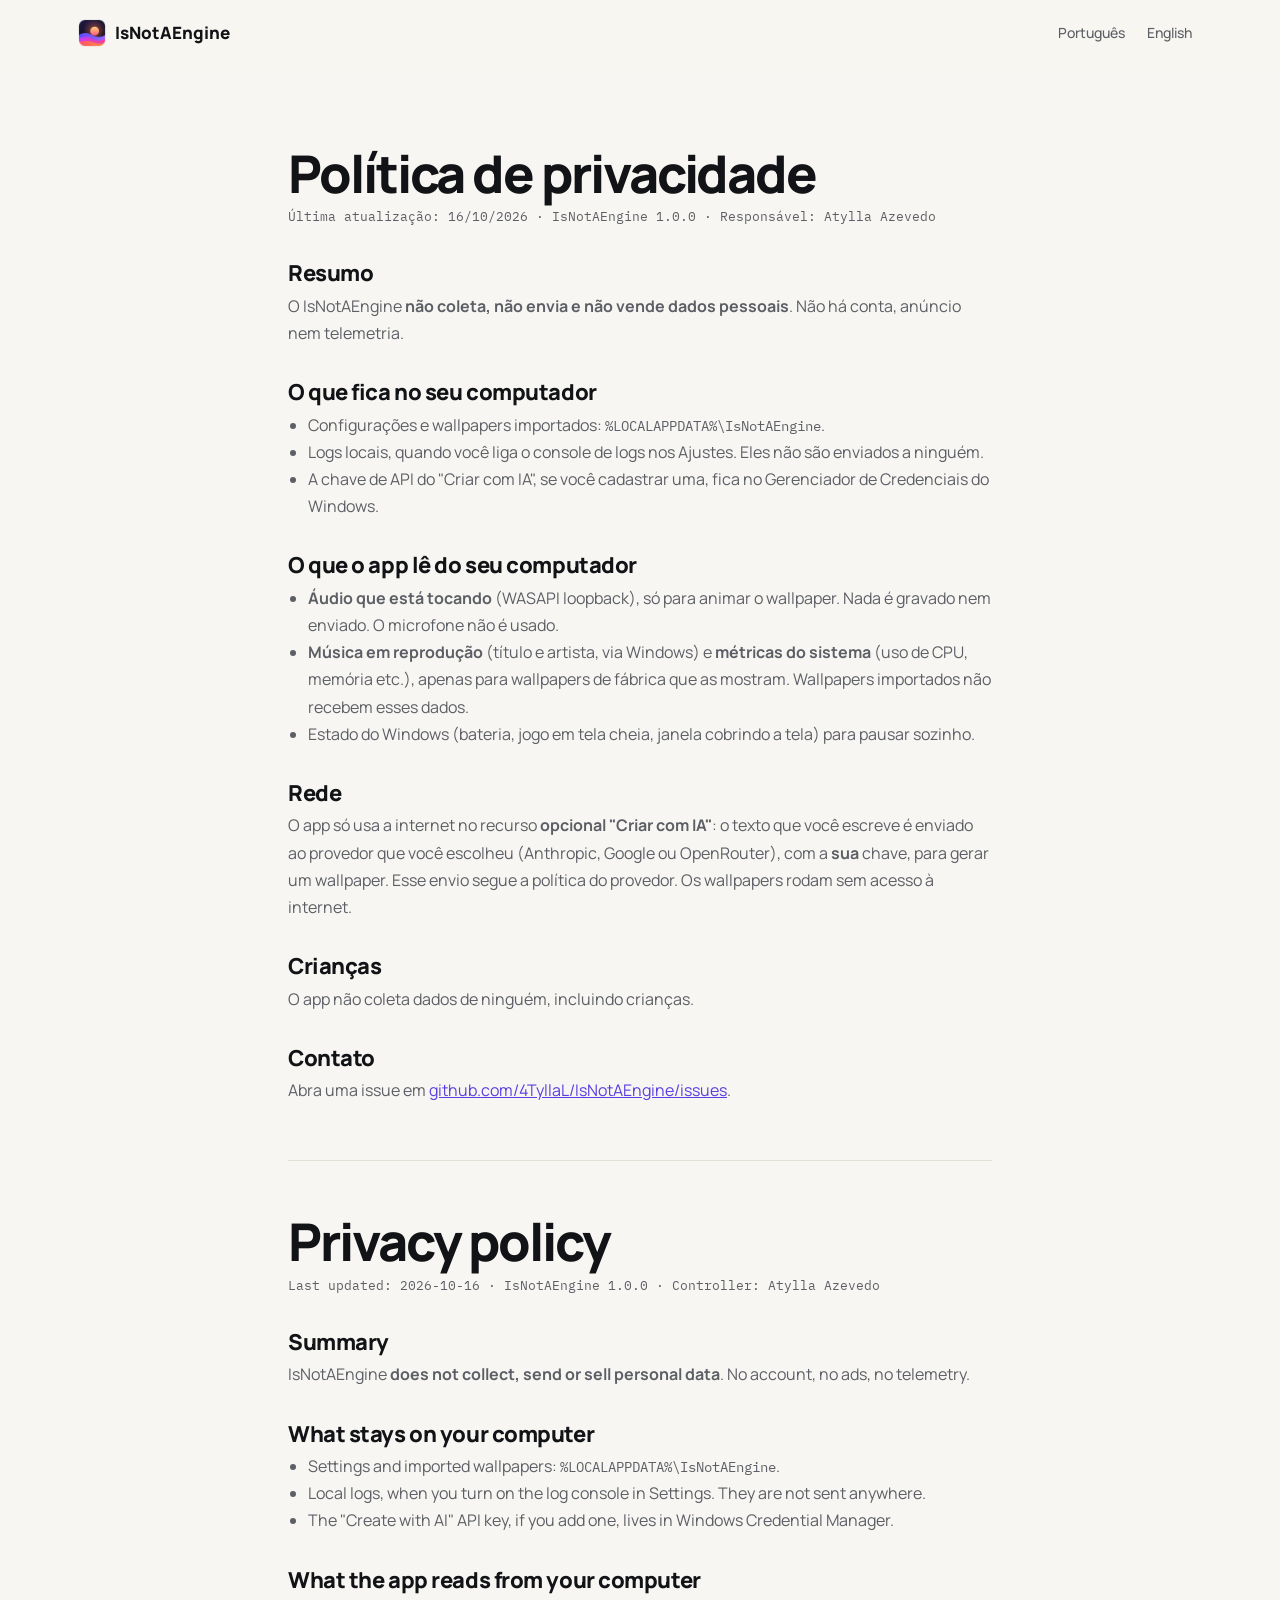
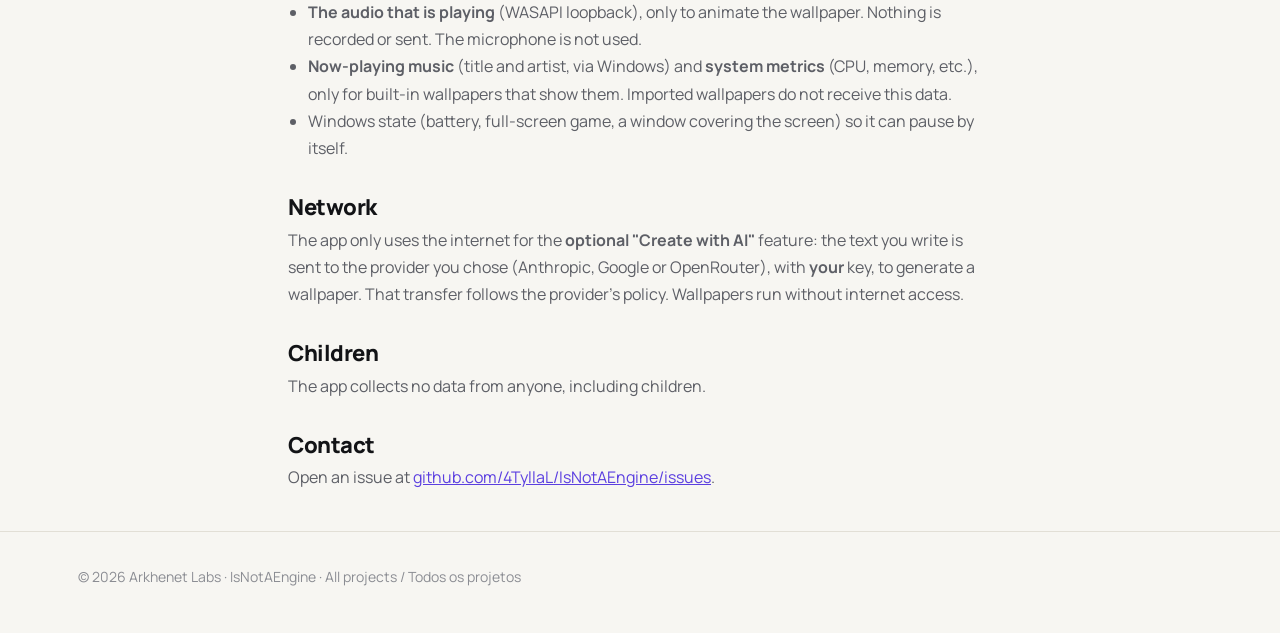
<file: isnotaengine/privacy/index.html>
<!doctype html>
<html lang="pt-BR">
<head>
<meta charset="utf-8">
<meta name="viewport" content="width=device-width, initial-scale=1">
<title>IsNotAEngine · Privacidade / Privacy</title>
<meta name="description" content="Política de privacidade do IsNotAEngine / IsNotAEngine privacy policy.">
<meta name="theme-color" content="#0f1013">
<link rel="icon" href="../logo.png">
<script>try{var t=localStorage.getItem("inae-theme");if(t==="light"||t==="dark")document.documentElement.dataset.theme=t}catch(e){}</script>
<link rel="preconnect" href="https://fonts.googleapis.com">
<link href="https://fonts.googleapis.com/css2?family=Manrope:wght@400;500;600;700;800&family=Instrument+Serif:ital@1&family=IBM+Plex+Mono:wght@400;500&display=swap" rel="stylesheet">
<style>
:root{color-scheme:light;--navbg:rgba(247,246,242,.86);--onink:#fff;--bg:#f7f6f2;--bg2:#efede6;--card:#fff;--ink:#121316;--mute:#5d5f66;--dim:#8b8d93;--line:#e2dfd6;--blue:#5b3fe0;--blue2:#ece8fd;
--sans:'Manrope',system-ui,sans-serif;--serif:'Instrument Serif',Georgia,serif;--mono:'IBM Plex Mono',ui-monospace,monospace}
:root[data-theme=dark]{color-scheme:dark;--navbg:rgba(15,16,19,.86);--onink:#0f1013;--bg:#0f1013;--bg2:#15161a;--card:#1b1d22;--ink:#f1f1ef;--mute:#a6a8ae;--dim:#7d8087;--line:#2a2d33;--blue:#a79bff;--blue2:rgba(167,155,255,.18)}
@media(prefers-color-scheme:dark){:root:not([data-theme=light]){color-scheme:dark;--navbg:rgba(15,16,19,.86);--onink:#0f1013;--bg:#0f1013;--bg2:#15161a;--card:#1b1d22;--ink:#f1f1ef;--mute:#a6a8ae;--dim:#7d8087;--line:#2a2d33;--blue:#a79bff;--blue2:rgba(167,155,255,.18)}}
*{box-sizing:border-box;margin:0;padding:0}
html{scroll-behavior:smooth;scroll-padding-top:78px}
body{background:var(--bg);color:var(--ink);font-family:var(--sans);font-size:16.5px;line-height:1.6;-webkit-font-smoothing:antialiased;overflow-x:hidden}
a{color:inherit}
img{display:block;max-width:100%;height:auto}
.wrap{max-width:1180px;margin:0 auto;padding:0 28px}
@media(max-width:600px){.wrap{padding:0 16px}}
.skip{position:absolute;left:-999px;top:8px;background:var(--ink);color:var(--onink);padding:8px 12px;border-radius:8px;z-index:99}
.skip:focus{left:8px}
:focus-visible{outline:2px solid var(--blue);outline-offset:2px}
em.it{font-family:var(--serif);font-style:italic;font-weight:400;letter-spacing:0;color:var(--blue)}

/* nav */
.nav{position:sticky;top:0;z-index:50;background:var(--navbg);backdrop-filter:blur(12px);-webkit-backdrop-filter:blur(12px);border-bottom:1px solid transparent;transition:border-color .2s}
.nav.b{border-color:var(--line)}
.nav .wrap{display:flex;align-items:center;gap:18px;height:66px}
.brand{flex:none;white-space:nowrap;display:flex;align-items:center;gap:9px;font-weight:800;font-size:17px;text-decoration:none}
.brand img{width:28px;height:28px;border-radius:7px}
.links{display:flex;gap:2px;margin-left:auto}
.links a{white-space:nowrap;font-size:14px;font-weight:500;color:var(--mute);text-decoration:none;padding:6px 10px;border-radius:7px}
.links a:hover,.links a.on{color:var(--ink)}
.themeBtn,.lang,.menuBtn{white-space:nowrap;font:inherit;font-size:13px;font-weight:600;background:none;border:1px solid var(--line);color:var(--mute);border-radius:8px;padding:5px 10px;cursor:pointer}
.themeBtn:hover,.lang:hover{color:var(--ink)}
.menuBtn{display:none;font-size:14px;color:var(--ink)}
.mob{display:none;border-top:1px solid var(--line);padding:8px 16px 14px;background:var(--bg)}
.mob a{display:block;padding:9px 4px;text-decoration:none;font-weight:500;border-bottom:1px solid var(--line)}
.mob.open{display:block}
@media(max-width:1000px){.links{display:none}.themeBtn{margin-left:auto}.menuBtn{display:block}}
@media(max-width:520px){.nav .wrap{gap:10px}.themeBtn{display:none}.lang{margin-left:auto}}

/* hero */
.hero{padding:76px 0 40px;text-align:center}
.pill{display:inline-flex;align-items:center;gap:8px;font-size:13px;font-weight:600;color:var(--mute);background:var(--card);border:1px solid var(--line);border-radius:999px;padding:5px 13px 5px 9px}
.pill i{width:8px;height:8px;border-radius:50%;background:#e9a23b;box-shadow:0 0 0 3px rgba(233,162,59,.2)}
h1{font-size:clamp(50px,9vw,118px);line-height:.95;letter-spacing:-.05em;font-weight:800;margin:24px 0 0}
h1 em.it{font-size:1.06em}
.lede{font-size:clamp(17px,2vw,20px);color:var(--mute);max-width:620px;margin:24px auto 0}
.ctas{display:flex;gap:10px;justify-content:center;flex-wrap:wrap;margin-top:30px}
.btn{display:inline-flex;align-items:center;gap:8px;font:inherit;font-size:15px;font-weight:700;text-decoration:none;padding:12px 19px;border-radius:12px;border:1px solid var(--line);background:var(--card);color:var(--ink);cursor:pointer;transition:transform .15s,box-shadow .15s}
.btn:hover{transform:translateY(-1px);box-shadow:0 8px 20px -10px rgba(0,0,0,.3)}
.btn.dark{background:var(--ink);color:var(--onink);border-color:var(--ink)}

/* real render */
.capture{position:relative;margin:56px auto 0;max-width:1060px;border-radius:18px;overflow:hidden;aspect-ratio:16/9;background:#0b0e14;box-shadow:0 40px 90px -40px rgba(20,40,40,.65),0 0 0 1px rgba(0,0,0,.06)}
.capture img{width:100%;height:100%;object-fit:cover}
.capture .tag{position:absolute;left:18px;top:16px;z-index:1;font-family:var(--mono);font-size:12px;color:rgba(255,255,255,.85);background:rgba(0,0,0,.4);backdrop-filter:blur(6px);border-radius:7px;padding:5px 9px}
.capnote{font-size:13.5px;color:var(--dim);margin-top:14px}

/* talking head (documentary interview frame) */
.th{position:relative;border-radius:16px;overflow:hidden;background:#1b1c21;min-height:240px;display:flex;align-items:center;justify-content:center;padding:36px 8% 76px;color:#fff;margin-top:56px;isolation:isolate}
.th::before{content:"";position:absolute;inset:0;z-index:-1;background:radial-gradient(55% 90% at 22% 20%,rgba(255,225,170,.16),transparent 70%),radial-gradient(45% 80% at 85% 10%,rgba(167,155,255,.14),transparent 70%)}
.th::after{content:"";position:absolute;inset:0;z-index:-1;box-shadow:inset 0 0 120px rgba(0,0,0,.55)}
.th q{font-size:clamp(19px,2.4vw,28px);font-weight:600;line-height:1.35;text-align:center;max-width:820px;text-shadow:0 2px 12px rgba(0,0,0,.5)}
.th q::before,.th q::after{content:none}
.th q i{font-style:normal;opacity:.65;font-weight:500}
.chyron{position:absolute;left:28px;bottom:24px;display:flex;flex-direction:column;align-items:flex-start;text-align:left;line-height:1.2}
.chyron b{background:#fff;color:#111;font-weight:800;font-size:15px;padding:6px 12px}
.chyron span{background:#5b3fe0;color:#fff;font-size:13px;font-weight:600;padding:5px 12px}
.hero .th{max-width:1060px;margin-left:auto;margin-right:auto}
.th.sm{min-height:250px;margin-top:0}
.th.sm q{font-size:clamp(17px,1.8vw,21px)}
@media(max-width:700px){.th{min-height:260px;padding:30px 20px 92px}.chyron{left:16px;bottom:18px}}

/* sections */
section{padding:110px 0}
section.alt{background:var(--bg2);border-block:1px solid var(--line)}
.eyebrow{font-family:var(--mono);font-size:12.5px;letter-spacing:.06em;text-transform:uppercase;color:var(--blue)}
h2{font-size:clamp(34px,4.8vw,58px);line-height:1.02;letter-spacing:-.04em;font-weight:800;margin-top:12px;max-width:820px}
.sub{font-size:18px;color:var(--mute);max-width:640px;margin-top:18px}

/* overview */
.over3{display:grid;grid-template-columns:repeat(3,1fr);gap:20px;margin-top:54px}
@media(max-width:900px){.over3{grid-template-columns:1fr}}
.oc{background:var(--card);border:1px solid var(--line);border-radius:18px;overflow:hidden;display:flex;flex-direction:column}
.oc .pic{height:190px;overflow:hidden;background:#111}
.oc .pic img{width:100%;height:100%;object-fit:cover}
.oc .txt{padding:22px 24px 26px}
.oc h3{font-size:18px;font-weight:800}
.oc p{color:var(--mute);font-size:15px;margin-top:6px}

/* gallery */
.pick{display:flex;gap:6px;flex-wrap:wrap;margin-top:14px}
.pick button{font:inherit;font-size:14px;font-weight:600;background:var(--card);border:1px solid var(--line);color:var(--mute);border-radius:9px;padding:7px 13px;cursor:pointer}
.pick button.on{background:var(--ink);color:var(--onink);border-color:var(--ink)}
.cats{margin-top:40px}
.wgrid{display:grid;grid-template-columns:repeat(3,1fr);gap:16px;margin-top:20px}
@media(max-width:900px){.wgrid{grid-template-columns:1fr 1fr}}
@media(max-width:560px){.wgrid{grid-template-columns:1fr}}
.wi{background:var(--card);border:1px solid var(--line);border-radius:14px;overflow:hidden;display:flex;flex-direction:column}
.wi .th2{aspect-ratio:16/9;background:#111;position:relative}
.wi .th2 img{width:100%;height:100%;object-fit:cover}
.wi .th2.web{background:linear-gradient(150deg,#1d2433,#0f1218);display:flex;align-items:center;justify-content:center;font-family:var(--mono);font-size:12px;color:#8ea0c0;letter-spacing:.04em}
.wi .kind{position:absolute;right:8px;top:8px;font-family:var(--mono);font-size:11px;color:#fff;background:rgba(0,0,0,.5);border-radius:6px;padding:2px 7px}
.wi .b{padding:14px 16px 16px}
.wi h4{font-size:15px;font-weight:700}
.wi p{font-size:14px;color:var(--mute);margin-top:2px}
.gnote{font-size:13px;color:var(--dim);margin-top:14px}

/* feature grid */
.grid4{display:grid;grid-template-columns:repeat(4,1fr);gap:1px;background:var(--line);border:1px solid var(--line);border-radius:16px;overflow:hidden;margin-top:50px}
@media(max-width:900px){.grid4{grid-template-columns:1fr 1fr}}
@media(max-width:520px){.grid4{grid-template-columns:1fr}}
.grid4 div{background:var(--card);padding:24px}
.grid4 h4{font-size:15.5px;font-weight:700}
.grid4 p{font-size:14.5px;color:var(--mute);margin-top:5px}
.pair{display:grid;grid-template-columns:1fr 1fr;gap:20px;margin-top:20px}
@media(max-width:900px){.pair{grid-template-columns:1fr}}
.stats{display:grid;grid-template-columns:repeat(3,1fr);gap:20px;margin-top:40px}
@media(max-width:760px){.stats{grid-template-columns:1fr}}
.stat{background:var(--card);border:1px solid var(--line);border-radius:16px;padding:22px 24px}
.stat b{display:block;font-size:34px;font-weight:800;letter-spacing:-.03em}
.stat span{color:var(--mute);font-size:14.5px}
.small{font-size:13px;color:var(--dim);margin-top:16px;max-width:760px}
code{font-family:var(--mono);font-size:.86em}

/* privacy */
.priv{display:grid;grid-template-columns:1fr 1fr;gap:56px;margin-top:50px;align-items:start}
@media(max-width:900px){.priv{grid-template-columns:1fr;gap:30px}}
.nums div{display:grid;grid-template-columns:52px 1fr;padding:18px 0;border-top:1px solid var(--line)}
.nums div:last-child{border-bottom:1px solid var(--line)}
.nums b{font-family:var(--mono);font-weight:500;color:var(--blue);font-size:14px;padding-top:2px}

/* faq */
.faq{margin-top:44px;border-top:1px solid var(--line);max-width:880px}
.faq details{border-bottom:1px solid var(--line)}
.faq summary{list-style:none;cursor:pointer;padding:21px 40px 21px 0;font-size:18px;font-weight:700;position:relative}
.faq summary::-webkit-details-marker{display:none}
.faq summary::after{content:"+";position:absolute;right:4px;top:16px;font-size:26px;font-weight:300;color:var(--dim);transition:transform .2s}
.faq details[open] summary::after{transform:rotate(45deg)}
.faq details p{color:var(--mute);padding:0 40px 22px 0;max-width:740px}

/* soon */
.dundie{margin-top:28px;display:grid;grid-template-columns:64px 1fr;gap:16px;align-items:center;background:var(--card);border:1px solid var(--line);border-radius:16px;padding:18px 20px}
.dundie svg{width:64px;height:64px}
.dundie b{display:block;font-weight:800}
.dundie span{font-size:14.5px;color:var(--mute)}
.soon{display:grid;grid-template-columns:1.2fr .8fr;gap:40px;align-items:center;background:var(--card);border:1px solid var(--line);border-radius:20px;padding:44px}
.soon .dundie{margin-top:0}
@media(max-width:860px){.soon{grid-template-columns:1fr;padding:28px}}

footer{border-top:1px solid var(--line);padding:34px 0 44px;font-size:14px;color:var(--dim)}
footer .wrap{display:flex;justify-content:space-between;gap:16px;flex-wrap:wrap}
footer a{text-decoration:none}
.rv{opacity:0;transform:translateY(16px);transition:opacity .7s ease,transform .7s cubic-bezier(.2,.8,.2,1)}
.rv.in{opacity:1;transform:none}
@media(prefers-reduced-motion:reduce){*{animation:none!important;transition:none!important}.rv{opacity:1;transform:none}}

.doc{max-width:760px;margin:0 auto;padding:72px 28px 40px}
.doc h1{font-size:clamp(34px,5vw,52px);letter-spacing:-.04em;font-weight:800;margin:10px 0 8px}
.doc h2{font-size:22px;letter-spacing:-.02em;margin:34px 0 8px;max-width:none}
.doc p,.doc li{color:var(--mute);line-height:1.7;font-size:16px}
.doc ul{padding-left:20px;margin:8px 0}
.doc .meta{font-family:var(--mono);font-size:13px;color:var(--mute)}
.doc hr{border:0;border-top:1px solid var(--line);margin:56px 0}
.doc a{color:var(--blue)}
</style>
</head>
<body>
<header class="nav" id="nav"><div class="wrap">
  <a class="brand" href="../"><img src="../logo.png" width="28" height="28" alt="">IsNotAEngine</a>
  <nav class="links" aria-label="Idioma"><a href="#top">Português</a><a href="#en">English</a></nav>
</div></header>
<main id="main"><article class="doc" id="top">
<h1>Política de privacidade</h1>
<p class="meta">Última atualização: 16/10/2026 · IsNotAEngine 1.0.0 · Responsável: Atylla Azevedo</p>
<h2>Resumo</h2>
<p>O IsNotAEngine <b>não coleta, não envia e não vende dados pessoais</b>. Não há conta, anúncio nem telemetria.</p>
<h2>O que fica no seu computador</h2>
<ul><li>Configurações e wallpapers importados: <code>%LOCALAPPDATA%\IsNotAEngine</code>.</li>
<li>Logs locais, quando você liga o console de logs nos Ajustes. Eles não são enviados a ninguém.</li>
<li>A chave de API do "Criar com IA", se você cadastrar uma, fica no Gerenciador de Credenciais do Windows.</li></ul>
<h2>O que o app lê do seu computador</h2>
<ul><li><b>Áudio que está tocando</b> (WASAPI loopback), só para animar o wallpaper. Nada é gravado nem enviado. O microfone não é usado.</li>
<li><b>Música em reprodução</b> (título e artista, via Windows) e <b>métricas do sistema</b> (uso de CPU, memória etc.), apenas para wallpapers de fábrica que as mostram. Wallpapers importados não recebem esses dados.</li>
<li>Estado do Windows (bateria, jogo em tela cheia, janela cobrindo a tela) para pausar sozinho.</li></ul>
<h2>Rede</h2>
<p>O app só usa a internet no recurso <b>opcional "Criar com IA"</b>: o texto que você escreve é enviado ao provedor que você escolheu (Anthropic, Google ou OpenRouter), com a <b>sua</b> chave, para gerar um wallpaper. Esse envio segue a política do provedor. Os wallpapers rodam sem acesso à internet.</p>
<h2>Crianças</h2>
<p>O app não coleta dados de ninguém, incluindo crianças.</p>
<h2>Contato</h2>
<p>Abra uma issue em <a href="https://github.com/4TyllaL/IsNotAEngine/issues">github.com/4TyllaL/IsNotAEngine/issues</a>.</p>
<hr>
<h1 id="en">Privacy policy</h1>
<p class="meta">Last updated: 2026-10-16 · IsNotAEngine 1.0.0 · Controller: Atylla Azevedo</p>
<h2>Summary</h2>
<p>IsNotAEngine <b>does not collect, send or sell personal data</b>. No account, no ads, no telemetry.</p>
<h2>What stays on your computer</h2>
<ul><li>Settings and imported wallpapers: <code>%LOCALAPPDATA%\IsNotAEngine</code>.</li>
<li>Local logs, when you turn on the log console in Settings. They are not sent anywhere.</li>
<li>The "Create with AI" API key, if you add one, lives in Windows Credential Manager.</li></ul>
<h2>What the app reads from your computer</h2>
<ul><li><b>The audio that is playing</b> (WASAPI loopback), only to animate the wallpaper. Nothing is recorded or sent. The microphone is not used.</li>
<li><b>Now-playing music</b> (title and artist, via Windows) and <b>system metrics</b> (CPU, memory, etc.), only for built-in wallpapers that show them. Imported wallpapers do not receive this data.</li>
<li>Windows state (battery, full-screen game, a window covering the screen) so it can pause by itself.</li></ul>
<h2>Network</h2>
<p>The app only uses the internet for the <b>optional "Create with AI"</b> feature: the text you write is sent to the provider you chose (Anthropic, Google or OpenRouter), with <b>your</b> key, to generate a wallpaper. That transfer follows the provider's policy. Wallpapers run without internet access.</p>
<h2>Children</h2>
<p>The app collects no data from anyone, including children.</p>
<h2>Contact</h2>
<p>Open an issue at <a href="https://github.com/4TyllaL/IsNotAEngine/issues">github.com/4TyllaL/IsNotAEngine/issues</a>.</p>
</article></main>
<footer><div class="wrap"><span>© 2026 Arkhenet Labs · <a href="../">IsNotAEngine</a> · <a href="../../">All projects / Todos os projetos</a></span></div></footer>
</body>
</html>
</file>
<file: style.css>
:root {
  --bg: #0d1014;
  --bg-grad: #121821;
  --card: #151a21;
  --card-2: #1b222b;
  --line: #262e39;
  --text: #e6e9ee;
  --muted: #9aa4b2;
  --dim: #5f6b7a;
  --accent: #7ee0a1;
  --accent-ink: #0d1014;
  --released: #7ee0a1;
  --dev: #f4c152;
  --oss: #8ab4f8;
  --private: #c9a0ff;
  --shadow: 0 1px 0 rgba(255, 255, 255, .03) inset, 0 10px 30px -12px rgba(0, 0, 0, .6);
  --mono: "JetBrains Mono", ui-monospace, "Cascadia Code", Consolas, monospace;
  --sans: "Inter", system-ui, -apple-system, "Segoe UI", sans-serif;
  color-scheme: dark;
}

@media (prefers-color-scheme: light) {
  :root:not([data-theme="dark"]) {
    --bg: #f6f7f9;
    --bg-grad: #eef1f5;
    --card: #ffffff;
    --card-2: #f3f5f8;
    --line: #e1e5eb;
    --text: #151a21;
    --muted: #515c6b;
    --dim: #8a94a3;
    --accent: #0f8a4a;
    --accent-ink: #ffffff;
    --released: #0f8a4a;
    --dev: #a86a00;
    --oss: #2b62c4;
    --private: #7a3fb0;
    --shadow: 0 1px 2px rgba(20, 30, 50, .05), 0 8px 24px -12px rgba(20, 30, 50, .18);
    color-scheme: light;
  }
}

* { box-sizing: border-box; }

html, body { margin: 0; }

body {
  background: radial-gradient(1200px 600px at 20% -10%, var(--bg-grad), var(--bg) 60%) no-repeat, var(--bg);
  min-height: 100vh;
  color: var(--text);
  font: 16px/1.6 var(--sans);
  -webkit-font-smoothing: antialiased;
}

a { color: inherit; }

.wrap {
  max-width: 980px;
  margin: 0 auto;
  padding: 56px 16px 40px;
}

/* ---------- hero ---------- */

.hero {
  display: flex;
  gap: 24px;
  align-items: flex-start;
  margin-bottom: 56px;
}

.avatar {
  width: 96px;
  height: 96px;
  border-radius: 20px;
  border: 1px solid var(--line);
  flex-shrink: 0;
}

.prompt {
  font-family: var(--mono);
  font-size: 14px;
  color: var(--muted);
  margin: 0 0 6px;
}

.accent { color: var(--accent); }
.dim { color: var(--dim); }

.caret {
  display: inline-block;
  width: 8px;
  height: 1.05em;
  margin-left: 4px;
  vertical-align: -2px;
  background: var(--accent);
  animation: blink 1.1s steps(1) infinite;
}

@keyframes blink { 50% { opacity: 0; } }

h1 {
  font-size: clamp(30px, 6vw, 40px);
  line-height: 1.1;
  letter-spacing: -0.02em;
  margin: 0 0 10px;
}

.bio {
  color: var(--muted);
  max-width: 56ch;
  margin: 0 0 16px;
}

.social { display: flex; flex-wrap: wrap; gap: 8px; }

.chip-link {
  display: inline-flex;
  align-items: center;
  gap: 8px;
  padding: 7px 12px;
  border: 1px solid var(--line);
  border-radius: 999px;
  background: var(--card);
  font: 500 13px var(--mono);
  text-decoration: none;
  transition: border-color .15s, transform .15s;
}

.chip-link svg { width: 16px; height: 16px; }
.chip-link:hover { border-color: var(--accent); transform: translateY(-1px); }

/* ---------- projects ---------- */

.section-prompt { margin-bottom: 16px; }

.grid {
  display: grid;
  grid-template-columns: repeat(auto-fill, minmax(min(100%, 420px), 1fr));
  gap: 20px;
}

.card {
  display: flex;
  flex-direction: column;
  background: var(--card);
  border: 1px solid var(--line);
  border-radius: 16px;
  overflow: hidden;
  box-shadow: var(--shadow);
  transition: border-color .2s, transform .2s;
}

.card:hover { border-color: color-mix(in srgb, var(--accent) 45%, var(--line)); transform: translateY(-2px); }

.preview {
  position: relative;
  container-type: inline-size;
  aspect-ratio: 16 / 9;
  background: var(--card-2);
  border-bottom: 1px solid var(--line);
  overflow: hidden;
}

.preview img {
  width: 100%;
  height: 100%;
  object-fit: cover;
  object-position: top left;
  display: block;
}

/* the "desktop" both previews live on: wallpaper + taskbar */
.scene {
  position: absolute;
  inset: 0;
  background:
    radial-gradient(circle at 78% 28%, rgba(255, 216, 150, .55) 0 22px, transparent 23px),
    linear-gradient(180deg, #3a3f7a 0%, #7a5a9e 48%, #e39b8c 100%);
}

.scene::after {
  content: "";
  position: absolute;
  left: 0; right: 0; bottom: 0;
  height: 22px;
  background: rgba(16, 18, 26, .88);
  border-top: 1px solid rgba(255, 255, 255, .08);
}

.scene .tray {
  position: absolute;
  right: 10px; bottom: 5px;
  z-index: 1;
  font: 500 10px var(--mono);
  color: #c9cfda;
}

.scene .start {
  position: absolute;
  left: 50%; bottom: 5px;
  z-index: 1;
  display: flex; gap: 5px;
  transform: translateX(-50%);
}

.scene .start i {
  width: 12px; height: 12px;
  border-radius: 3px;
  background: rgba(255, 255, 255, .22);
}

.scene .start i:first-child { background: #6aa8ff; }

.mascot {
  position: absolute;
  bottom: 22px;
  left: 0;
  z-index: 2;
  width: 64px;
  height: 64px;
  image-rendering: pixelated;
  cursor: pointer;
  border: 0;
  padding: 0;
  background: none;
}

/* ---------- Dockn't dock demo ---------- */

/* the dock replaces the taskbar: no bar along the bottom */
.scene-dock::after { display: none; }

.dk-bar {
  position: absolute;
  left: 50%; bottom: 3.5cqw;
  display: flex; align-items: center; gap: .9cqw;
  padding: 1cqw 1.2cqw;
  transform: translateX(-50%);
  background: rgba(18, 20, 28, .78);
  border: 1px solid rgba(255, 255, 255, .1);
  border-radius: 3cqw;
  box-shadow: 0 1.5cqw 4cqw rgba(0, 0, 0, .35);
  backdrop-filter: blur(8px);
  white-space: nowrap;
}

.dk-app {
  position: relative;
  flex: none;
  width: 5.6cqw; height: 5.6cqw;
  padding: 1.15cqw;
  border: 0; border-radius: 1.6cqw;
  background: var(--tile);
  cursor: pointer;
  transition: transform .18s ease;
}
.dk-app svg { width: 100%; height: 100%; display: block; }
.dk-app:hover { transform: translateY(-.8cqw) scale(1.08); }
.dk-app.running::after {
  content: "";
  position: absolute;
  left: 50%; bottom: -1cqw;
  width: 1.6cqw; height: .5cqw;
  border-radius: 1cqw;
  background: #9ec3ff;
  transform: translateX(-50%);
}
.dk-app.launch { animation: dk-launch .6s ease; }
@keyframes dk-launch {
  30% { transform: translateY(-1.6cqw); }
  60% { transform: translateY(0); }
  80% { transform: translateY(-.6cqw); }
}

.dk-sep { flex: none; width: 1px; height: 4.4cqw; background: rgba(255, 255, 255, .16); }

.dk-w {
  flex: none;
  height: 5.6cqw;
  display: flex; align-items: center; gap: 1cqw;
  padding: 0 1.3cqw;
  overflow: hidden;
  border-radius: 1.6cqw;
  background: #262a36;
  color: #e8ebf2;
  font: 500 1.9cqw/1.15 var(--mono);
  transition: width .45s cubic-bezier(.3, .7, .2, 1);
}
.dk-w b { font-weight: 700; }

.dk-clock { width: 12cqw; flex-direction: column; align-items: flex-start; justify-content: center; gap: .2cqw; }
.dk-clock b { font-size: 2.8cqw; }
.dk-clock span { font-size: 1.5cqw; color: #9aa3b5; }

.dk-music { padding: 0 1cqw 0 .9cqw; }
.dk-music[data-size="1"] { width: 5.6cqw; }
.dk-music[data-size="2"] { width: 13.5cqw; }
.dk-music[data-size="3"] { width: 19cqw; }
.dk-art {
  flex: none;
  width: 3.9cqw; height: 3.9cqw;
  display: grid; place-items: center;
  border-radius: 1.1cqw;
  background: linear-gradient(135deg, #ff7a59, #b84df0);
}
.dk-track { display: flex; flex-direction: column; gap: .3cqw; min-width: 12cqw; }
.dk-track span { font-size: 1.5cqw; color: #9aa3b5; }
.dk-progress { height: .5cqw; border-radius: 1cqw; background: rgba(255, 255, 255, .15); }
.dk-progress i { display: block; height: 100%; border-radius: inherit; background: #fff; transition: width 1s linear; }

.dk-focus { width: 11.5cqw; }
.dk-ring {
  flex: none;
  width: 3.8cqw; height: 3.8cqw;
  border-radius: 50%;
  background: conic-gradient(#ff6b6b var(--p, 100%), rgba(255, 255, 255, .14) 0);
  -webkit-mask: radial-gradient(circle, transparent 46%, #000 48%);
          mask: radial-gradient(circle, transparent 46%, #000 48%);
}

.mascot canvas { width: 100%; height: 100%; image-rendering: pixelated; display: block; }

.bubble {
  position: absolute;
  bottom: 92px;
  z-index: 3;
  padding: 4px 9px;
  border-radius: 8px;
  background: #fff;
  color: #2b1e2f;
  font: 600 12px var(--mono);
  white-space: nowrap;
  pointer-events: none;
  opacity: 0;
  transform: translate(-50%, 4px);
  transition: opacity .2s, transform .2s;
}

.bubble.show { opacity: 1; transform: translate(-50%, 0); }

/* ---------- StudyIA demo window ---------- */

.scene-study {
  background:
    radial-gradient(circle at 16% 22%, rgba(255, 255, 255, .5) 0 1px, transparent 2px),
    radial-gradient(circle at 34% 12%, rgba(255, 255, 255, .4) 0 1px, transparent 2px),
    radial-gradient(circle at 88% 18%, rgba(255, 255, 255, .45) 0 1px, transparent 2px),
    radial-gradient(circle at 70% 8%, rgba(255, 255, 255, .35) 0 1px, transparent 2px),
    linear-gradient(180deg, #16244a 0%, #2c4a86 55%, #6b8fd0 100%);
}

.study-win {
  --sw-bg: #0b0e14;
  --sw-card: #131824;
  --sw-line: #242c3b;
  --sw-text: #e6e9f2;
  --sw-muted: #8b95a8;
  --sw-blue: #5b8cff;
  --sw-green: #3ecf8e;
  --sw-red: #f26d6d;
  position: absolute;
  z-index: 2;
  left: 50%;
  top: calc((100% - 22px) / 2);
  width: 80%;
  max-height: calc(100% - 22px - 12px);
  transform: translate(-50%, -50%);
  display: flex;
  flex-direction: column;
  background: var(--sw-bg);
  border: 1px solid #2a3244;
  border-radius: 8px;
  box-shadow: 0 14px 30px -10px rgba(0, 0, 0, .55);
  color: var(--sw-text);
  font: 500 clamp(8px, 2.55cqw, 12.5px)/1.35 var(--sans);
  overflow: hidden;
}

.sw-title {
  display: flex;
  align-items: center;
  gap: .5em;
  padding: .45em .7em;
  border-bottom: 1px solid var(--sw-line);
  font-weight: 700;
}

.sw-title b { color: var(--sw-blue); }

.sw-logo {
  display: grid;
  place-items: center;
  width: 1.45em;
  height: 1.45em;
  border-radius: .35em;
  background: var(--sw-blue);
  color: #fff;
  font-size: .8em;
}

.sw-ctrl { margin-left: auto; color: var(--sw-muted); font-weight: 400; letter-spacing: .3em; font-size: .85em; }

.sw-body {
  display: flex;
  flex-direction: column;
  gap: .55em;
  padding: .8em 1em;
  flex: 1;
  min-height: 0;
}

.sw-head {
  display: flex;
  justify-content: space-between;
  color: var(--sw-muted);
  font-size: .9em;
}

.sw-count { font-family: var(--mono); }

.sw-bar {
  height: .3em;
  border-radius: 1em;
  background: var(--sw-line);
  overflow: hidden;
}

.sw-bar i {
  display: block;
  height: 100%;
  background: var(--sw-blue);
  border-radius: inherit;
  transition: width .5s ease;
}

.sw-q { margin: .15em 0 0; font-weight: 700; font-size: 1.12em; }

.sw-opts {
  display: grid;
  grid-template-columns: repeat(3, 1fr);
  gap: .45em;
}

.sw-opt {
  display: flex;
  align-items: center;
  gap: .45em;
  padding: .5em .55em;
  border: 1px solid var(--sw-line);
  border-radius: .5em;
  background: var(--sw-card);
  color: var(--sw-text);
  font: inherit;
  text-align: left;
  cursor: pointer;
  transition: border-color .2s, background .2s, transform .1s;
  min-width: 0;
  white-space: nowrap;
  overflow: hidden;
  text-overflow: ellipsis;
}

.sw-opt b {
  flex-shrink: 0;
  display: grid;
  place-items: center;
  width: 1.5em;
  height: 1.5em;
  border-radius: .3em;
  background: var(--sw-line);
  color: var(--sw-muted);
  font: 700 .85em var(--mono);
}

.sw-opt:hover { border-color: var(--sw-blue); }
.sw-opt.pressed { transform: scale(.96); }
.sw-opt.right { border-color: var(--sw-green); background: color-mix(in srgb, var(--sw-green) 14%, var(--sw-card)); }
.sw-opt.right b { background: var(--sw-green); color: #0b0e14; }
.sw-opt.wrong { border-color: var(--sw-red); background: color-mix(in srgb, var(--sw-red) 14%, var(--sw-card)); }
.sw-opt.wrong b { background: var(--sw-red); color: #0b0e14; }

.sw-fb {
  margin: 0;
  font-size: .92em;
  opacity: 0;
  transform: translateY(3px);
  transition: opacity .25s, transform .25s;
}

.sw-fb.show { opacity: 1; transform: none; }
.sw-fb.ok { color: var(--sw-green); }
.sw-fb.bad { color: var(--sw-red); }

.sw-pill {
  display: inline-block;
  margin-top: .2em;
  padding: .1em .55em;
  border-radius: 1em;
  background: color-mix(in srgb, currentColor 15%, transparent);
  font: 500 .92em var(--mono);
  white-space: nowrap;
}

.sw-fb.bad .sw-pill { color: #f5b942; }

.sw-cursor {
  position: absolute;
  top: 0;
  left: 0;
  z-index: 3;
  width: 1.1em;
  pointer-events: none;
  opacity: 0;
}

.sw-cursor.ready { opacity: 1; transition: transform .75s cubic-bezier(.45, .05, .25, 1); }
.sw-cursor.ready.away { opacity: 0; transition: transform .75s cubic-bezier(.45, .05, .25, 1), opacity .3s; }

.sw-cursor svg { display: block; width: 100%; transition: transform .12s; }
.sw-cursor.click svg { transform: scale(.8); }

.sw-opt:focus-visible { outline: 2px solid var(--sw-blue); outline-offset: 1px; }

/* ---------- Notchn't demo ---------- */

.scene-notch {
  background:
    radial-gradient(120% 70% at 85% 110%, rgba(255, 214, 150, .75), transparent 60%),
    radial-gradient(90% 60% at 10% 100%, rgba(255, 255, 255, .18), transparent 60%),
    linear-gradient(165deg, #174b5a 0%, #2f8a8c 50%, #7cc3a8 100%);
}

.notch {
  --ease: cubic-bezier(.34, 1.3, .55, 1);
  position: absolute;
  z-index: 2;
  top: 0;
  left: 50%;
  width: 20cqw;
  height: 3.4cqw;
  padding: 0;
  border: 0;
  border-radius: 0 0 1.6cqw 1.6cqw;
  background: #000;
  color: #fff;
  font: 500 clamp(7px, 2.2cqw, 11px)/1.3 var(--sans);
  text-align: left;
  transform: translateX(-50%);
  box-shadow: 0 6px 18px -6px rgba(0, 0, 0, .5);
  overflow: hidden;
  cursor: pointer;
  transition: width .5s var(--ease), height .5s var(--ease), border-radius .5s var(--ease);
}

.notch[data-state="peek"], .notch[data-state="hud"] { width: 38cqw; height: 6.4cqw; border-radius: 0 0 2.6cqw 2.6cqw; }
.notch[data-state="panel"] { width: 64cqw; height: 30cqw; border-radius: 0 0 3.6cqw 3.6cqw; }

.notch:focus-visible { outline: 2px solid var(--accent); outline-offset: 2px; }

.nt-view {
  position: absolute;
  inset: 0;
  opacity: 0;
  pointer-events: none;
  transition: opacity .15s;
}

.notch[data-state="peek"] .nt-peek,
.notch[data-state="panel"] .nt-panel,
.notch[data-state="hud"] .nt-hud { opacity: 1; transition: opacity .25s .18s; }

.nt-art {
  flex-shrink: 0;
  aspect-ratio: 1;
  border-radius: .6em;
  background:
    radial-gradient(circle at 70% 30%, rgba(255, 255, 255, .35), transparent 40%),
    linear-gradient(135deg, #ff6a88 0%, #7b5cff 55%, #19c9ff 100%);
}

.nt-art.small { height: 1.7em; border-radius: .35em; }

.nt-peek {
  display: flex;
  align-items: center;
  gap: .7em;
  padding: 0 1.6cqw;
}

.nt-peek-title {
  flex: 1;
  min-width: 0;
  font-weight: 600;
  white-space: nowrap;
  overflow: hidden;
  text-overflow: ellipsis;
}

.nt-eq { display: flex; align-items: flex-end; gap: .2em; height: 1.1em; }

.nt-eq i {
  width: .25em;
  height: 100%;
  border-radius: .2em;
  background: #3ecf8e;
  transform-origin: bottom;
  animation: nt-eq .9s ease-in-out infinite;
}

.nt-eq i:nth-child(2) { animation-delay: -.3s; animation-duration: .7s; }
.nt-eq i:nth-child(3) { animation-delay: -.55s; animation-duration: 1.1s; }

@keyframes nt-eq { 0%, 100% { transform: scaleY(.3); } 50% { transform: scaleY(1); } }

.nt-panel {
  display: flex;
  gap: 1.1em;
  padding: 2.2cqw 2.4cqw;
}

.nt-panel .nt-art { height: 100%; }

.nt-tabs {
  position: absolute;
  top: 1.4cqw;
  right: 2cqw;
  display: flex;
  gap: .45em;
}

.nt-tabs i { width: .45em; height: .45em; border-radius: 50%; background: #3a3d45; }
.nt-tabs i.on { background: #fff; }

.nt-info {
  display: flex;
  flex-direction: column;
  justify-content: center;
  flex: 1;
  min-width: 0;
}

.nt-info b { font-size: 1.25em; font-weight: 700; white-space: nowrap; overflow: hidden; text-overflow: ellipsis; }
.nt-artist { color: #b8bdc8; }
.nt-app { color: #6f7684; font-size: .8em; margin-top: .1em; }

.nt-progress {
  height: .3em;
  margin-top: .8em;
  border-radius: 1em;
  background: #2a2d34;
  overflow: hidden;
}

.nt-progress i { display: block; height: 100%; background: #fff; border-radius: inherit; transition: width 1s linear; }

.nt-times {
  display: flex;
  justify-content: space-between;
  margin-top: .3em;
  color: #6f7684;
  font: .75em var(--mono);
}

.nt-controls {
  display: flex;
  align-items: center;
  justify-content: center;
  gap: 1.3em;
  margin-top: .45em;
  color: #e6e8ee;
}

.nt-controls svg { width: 1.3em; height: 1.3em; display: block; }

.nt-controls .play {
  display: grid;
  place-items: center;
  width: 2em;
  height: 2em;
  border-radius: 50%;
  background: #fff;
  color: #000;
}

.nt-controls .play svg { width: 1.05em; height: 1.05em; }

.nt-hud {
  display: flex;
  align-items: center;
  gap: .7em;
  padding: 0 1.8cqw;
}

.nt-hud-icon svg { display: block; width: 1.35em; height: 1.35em; }

.nt-hud-bar {
  flex: 1;
  height: .35em;
  border-radius: 1em;
  background: #2a2d34;
  overflow: hidden;
}

.nt-hud-bar i { display: block; height: 100%; background: #fff; border-radius: inherit; transition: width .25s ease; }

.nt-hud-val { min-width: 2.6em; text-align: right; font: 600 .85em var(--mono); }

/* card without buttons (private projects) */
.private-note {
  display: flex;
  align-items: center;
  gap: 8px;
  margin: auto 0 0;
  padding: 10px 14px;
  border: 1px dashed var(--line);
  border-radius: 10px;
  color: var(--muted);
  font: 500 13px var(--mono);
}

.private-note .lock { font-size: 13px; filter: grayscale(1); opacity: .8; }

.disclaimer {
  margin: -4px 0 0;
  color: var(--dim);
  font-size: 12px;
  line-height: 1.5;
}

.body {
  display: flex;
  flex-direction: column;
  gap: 14px;
  padding: 20px;
  flex: 1;
}

.title-row {
  display: flex;
  align-items: center;
  justify-content: space-between;
  gap: 12px;
  flex-wrap: wrap;
}

.title-row h2 {
  margin: 0;
  font: 700 22px/1.2 var(--mono);
  letter-spacing: -0.01em;
}

.badges { display: flex; gap: 6px; flex-wrap: wrap; }

.badge {
  --c: var(--muted);
  display: inline-flex;
  align-items: center;
  gap: 6px;
  padding: 3px 9px;
  border-radius: 999px;
  border: 1px solid color-mix(in srgb, var(--c) 40%, transparent);
  background: color-mix(in srgb, var(--c) 12%, transparent);
  color: var(--c);
  font: 500 11.5px var(--mono);
  white-space: nowrap;
}

.badge::before {
  content: "";
  width: 6px; height: 6px;
  border-radius: 50%;
  background: currentColor;
}

.badge.released { --c: var(--released); }
.badge.dev, .badge.beta { --c: var(--dev); }
.badge.dev::before { animation: pulse 1.6s ease-in-out infinite; }
.badge.open-source { --c: var(--oss); }
.badge.private { --c: var(--private); }

@keyframes pulse { 50% { opacity: .3; } }

.tagline { margin: 0; font-weight: 600; }

.desc { margin: 0; color: var(--muted); font-size: 15px; }

.highlights {
  display: grid;
  grid-template-columns: repeat(3, 1fr);
  gap: 8px;
  margin: 0;
  padding: 0;
  list-style: none;
}

.highlights li {
  padding: 8px 10px;
  border: 1px dashed var(--line);
  border-radius: 10px;
  font: 500 12px/1.35 var(--mono);
  color: var(--text);
  text-align: center;
}

.stack { display: flex; flex-wrap: wrap; gap: 6px; }

.stack span {
  padding: 3px 8px;
  border-radius: 6px;
  background: var(--card-2);
  border: 1px solid var(--line);
  font: 12px var(--mono);
  color: var(--muted);
}

.meta {
  display: flex;
  flex-wrap: wrap;
  gap: 4px 16px;
  font: 12px var(--mono);
  color: var(--dim);
  min-height: 1.6em;
}

.meta b { color: var(--muted); font-weight: 500; }

.actions {
  display: flex;
  gap: 10px;
  margin-top: auto;
  padding-top: 4px;
}

.btn {
  display: inline-flex;
  align-items: center;
  justify-content: center;
  gap: 8px;
  flex: 1;
  padding: 10px 14px;
  border-radius: 10px;
  border: 1px solid var(--line);
  background: var(--card-2);
  font: 600 14px var(--mono);
  text-decoration: none;
  transition: filter .15s, border-color .15s;
}

.btn:hover { border-color: var(--muted); }

.btn.primary {
  background: var(--accent);
  border-color: var(--accent);
  color: var(--accent-ink);
}

.btn.primary:hover { filter: brightness(1.08); }

.btn:focus-visible, .chip-link:focus-visible, .mascot:focus-visible, .foot a:focus-visible {
  outline: 2px solid var(--accent);
  outline-offset: 2px;
}

/* ---------- footer ---------- */

.foot {
  margin-top: 56px;
  font: 12.5px var(--mono);
  color: var(--dim);
  text-align: center;
}

.foot a { color: var(--muted); }

/* ---------- mobile ---------- */

@media (max-width: 560px) {
  .wrap { padding-top: 36px; }
  .hero { flex-direction: column; gap: 16px; margin-bottom: 40px; }
  .avatar { width: 72px; height: 72px; border-radius: 16px; }
  .body { padding: 16px; }
  .highlights { grid-template-columns: 1fr 1fr 1fr; gap: 6px; }
  .highlights li { padding: 7px 4px; font-size: 11px; }
}

@media (prefers-reduced-motion: reduce) {
  *, *::before { animation: none !important; transition: none !important; }
}

/* ---------- IsNotAEngine: the wallpaper behind the desktop frame ---------- */

.scene-wall {
  background: var(--wall) center / cover no-repeat;
  animation: wall-drift 24s ease-in-out infinite alternate;
}

@keyframes wall-drift { from { background-position: 45% 50%; } to { background-position: 55% 50%; } }

@media (prefers-reduced-motion: reduce) { .scene-wall { animation: none; } }
</file>
